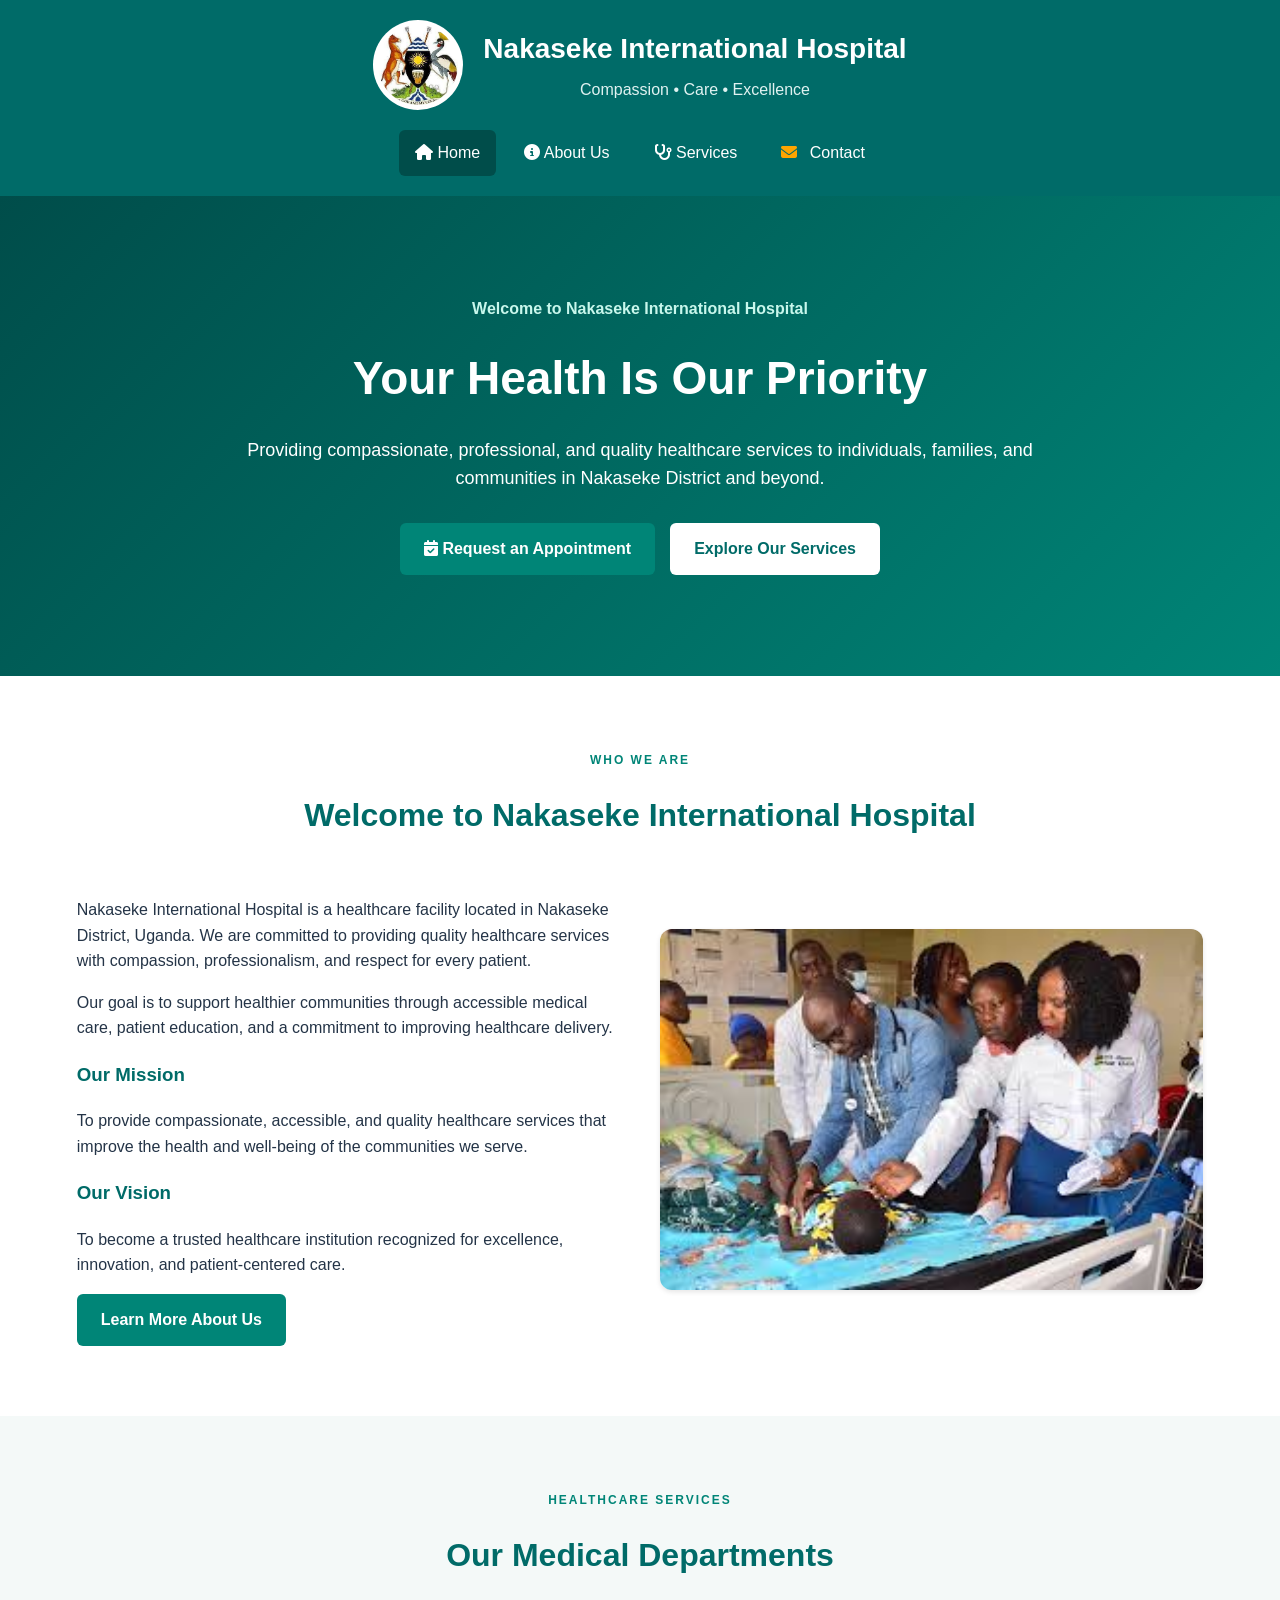
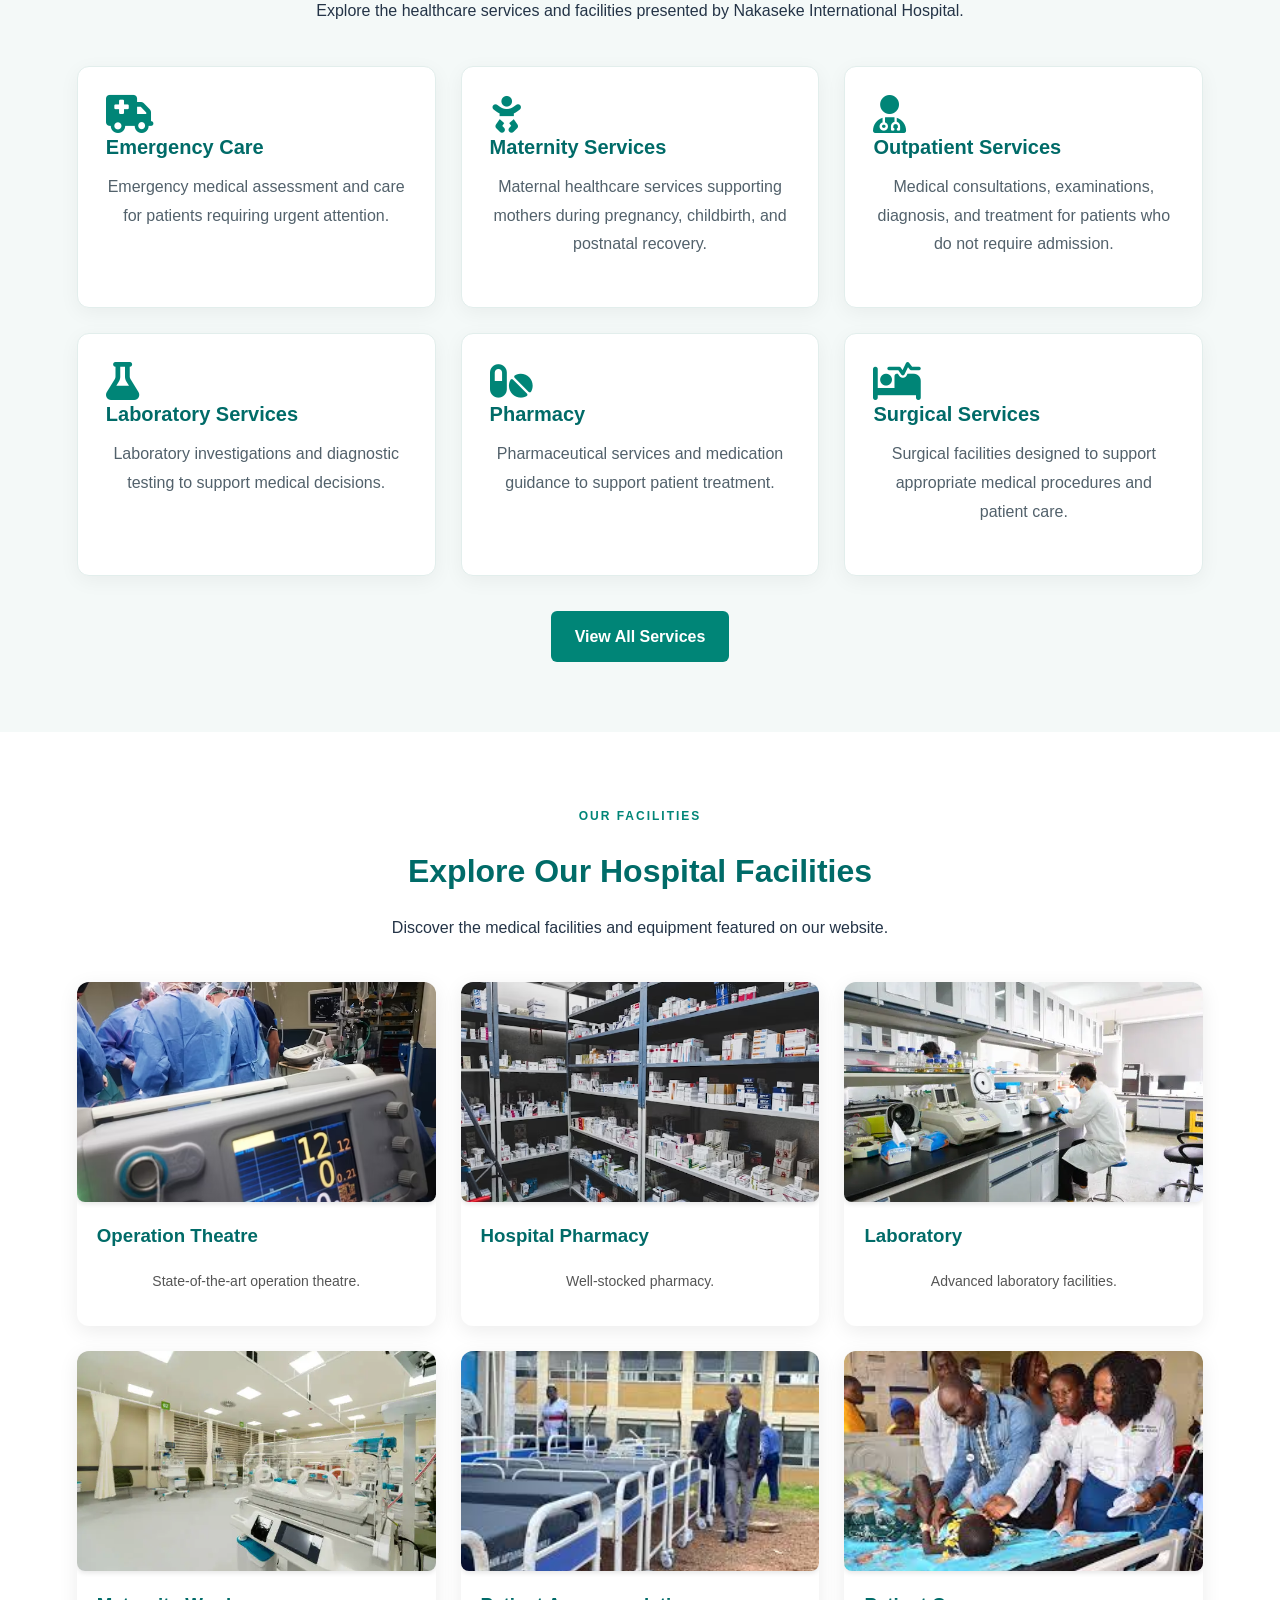
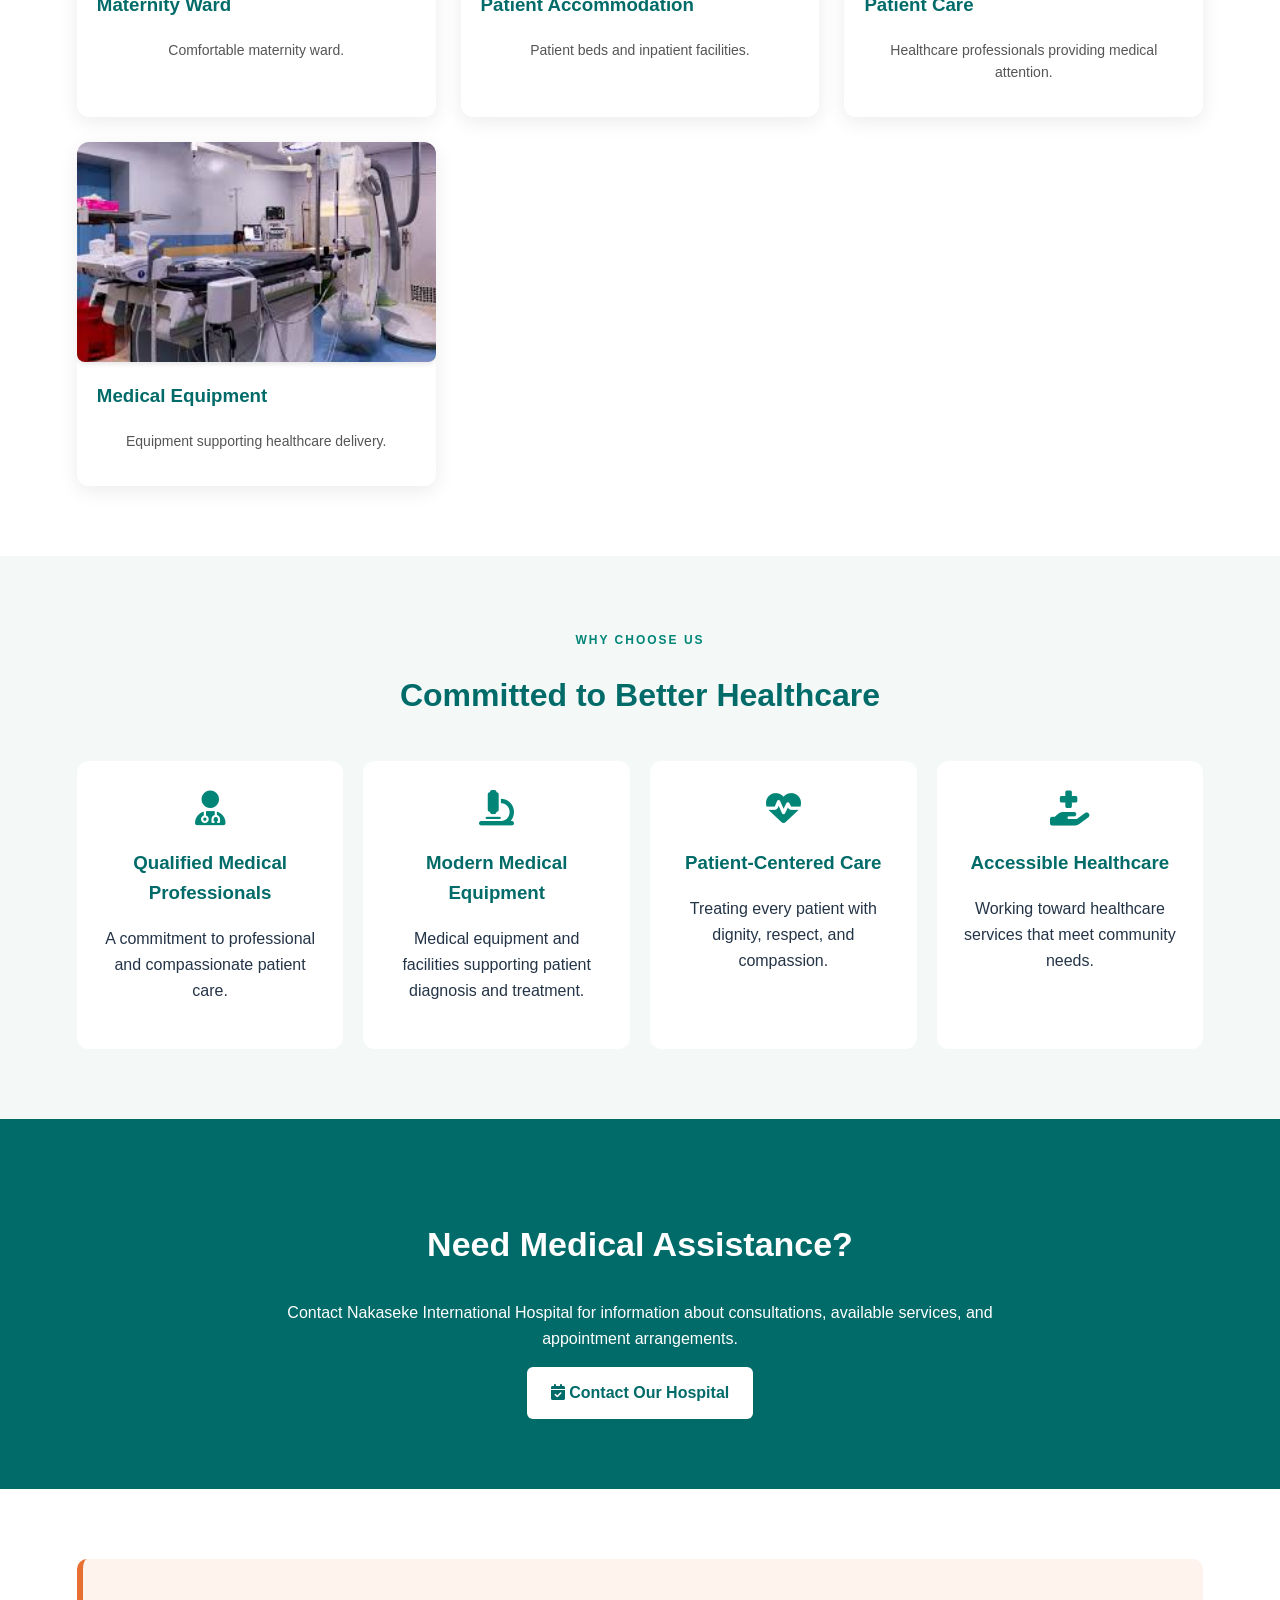
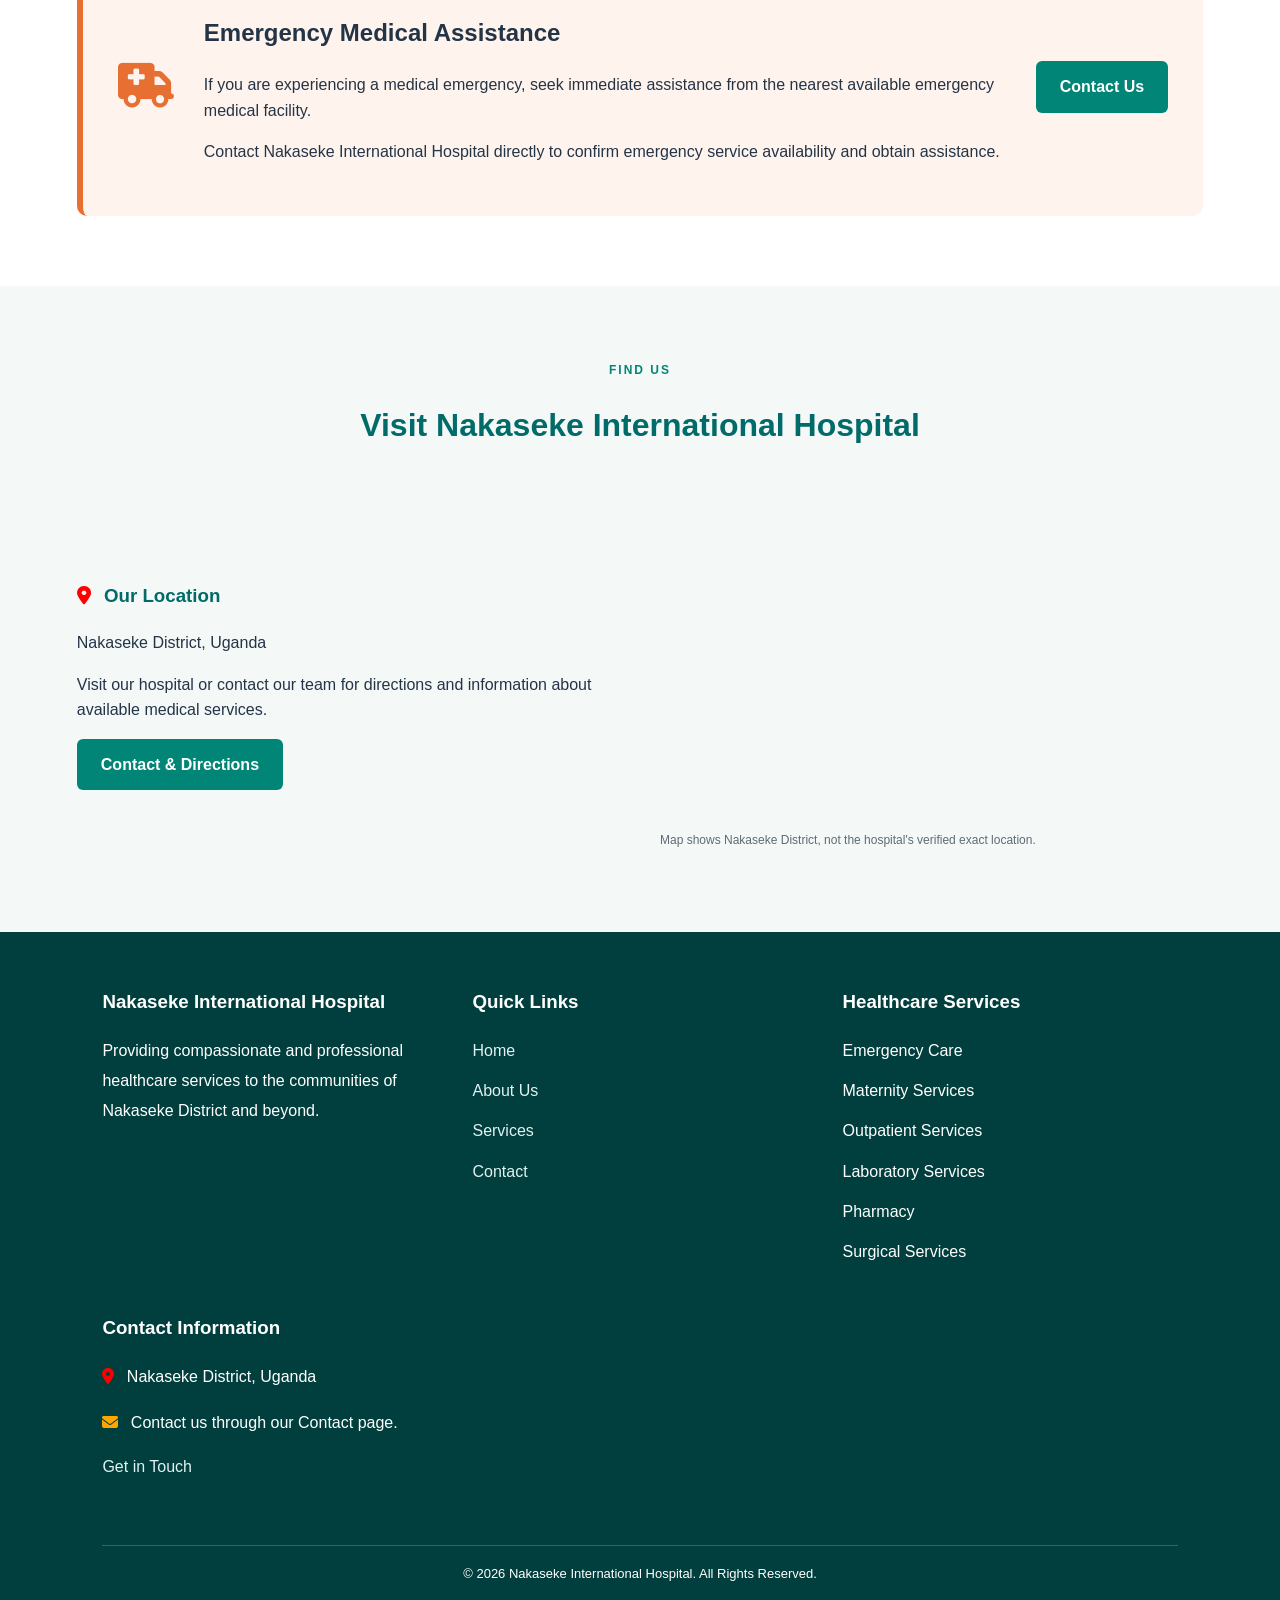
<file: index.html>
<!DOCTYPE html>
<html lang="en">

<head>
    <meta charset="UTF-8">
    <meta name="viewport" content="width=device-width, initial-scale=1.0">

    <meta name="description"
          content="Nakaseke International Hospital - Providing compassionate healthcare services in Nakaseke District, Uganda.">

    <title>Home | Nakaseke International Hospital</title>

    <link rel="stylesheet" href="style.css">

    <link rel="stylesheet"
          href="https://cdnjs.cloudflare.com/ajax/libs/font-awesome/6.6.0/css/all.min.css">
</head>

<body>

    <!-- ================= HEADER ================= -->

    <header class="site-header">

        <div class="hospital-brand">

            <img src="logo.jpg.jpg"
                 alt="Nakaseke International Hospital Logo"
                 class="hospital-logo">

            <div class="hospital-title">
                <h1>Nakaseke International Hospital</h1>
                <p>Compassion • Care • Excellence</p>
            </div>

        </div>

        <nav class="main-nav" aria-label="Main navigation">

            <a href="index.html" class="active">
                <i class="fa-solid fa-house"></i> Home
            </a>

            <a href="about.html">
                <i class="fa-solid fa-circle-info"></i> About Us
            </a>

            <a href="services.html">
                <i class="fa-solid fa-stethoscope"></i> Services
            </a>

            <a href="contact.html">
                <i class="fa-solid fa-envelope"></i> Contact
            </a>

        </nav>

    </header>


    <!-- ================= HERO SECTION ================= -->

    <section class="hero">

        <div class="hero-content">

            <span class="hero-label">
                Welcome to Nakaseke International Hospital
            </span>

            <h2>
                Your Health Is Our Priority
            </h2>

            <p>
                Providing compassionate, professional, and
                quality healthcare services to individuals,
                families, and communities in Nakaseke District
                and beyond.
            </p>

            <div class="hero-buttons">

                <a href="contact.html" class="btn btn-primary">
                    <i class="fa-solid fa-calendar-check"></i>
                    Request an Appointment
                </a>

                <a href="services.html" class="btn btn-secondary">
                    Explore Our Services
                </a>

            </div>

        </div>

    </section>


    <!-- ================= INTRODUCTION ================= -->

    <section class="section about-preview">

        <div class="section-heading">

            <span class="section-subtitle">
                WHO WE ARE
            </span>

            <h2>Welcome to Nakaseke International Hospital</h2>

        </div>

        <div class="about-content">

            <div class="about-text">

                <p>
                    Nakaseke International Hospital is a healthcare
                    facility located in Nakaseke District, Uganda.

                    We are committed to providing quality healthcare
                    services with compassion, professionalism,
                    and respect for every patient.
                </p>

                <p>
                    Our goal is to support healthier communities
                    through accessible medical care, patient
                    education, and a commitment to improving
                    healthcare delivery.
                </p>

                <h3>Our Mission</h3>

                <p>
                    To provide compassionate, accessible, and
                    quality healthcare services that improve
                    the health and well-being of the communities
                    we serve.
                </p>

                <h3>Our Vision</h3>

                <p>
                    To become a trusted healthcare institution
                    recognized for excellence, innovation,
                    and patient-centered care.
                </p>

                <a href="about.html" class="btn btn-primary">
                    Learn More About Us
                </a>

            </div>

            <div class="about-image">

                <img src="treatment.jpg"
                     alt="Healthcare professionals providing patient care"
                     loading="lazy">

            </div>

        </div>

    </section>


    <!-- ================= SERVICES ================= -->

    <section class="section services-section">

        <div class="section-heading">

            <span class="section-subtitle">
                HEALTHCARE SERVICES
            </span>

            <h2>Our Medical Departments</h2>

            <p>
                Explore the healthcare services and facilities
                presented by Nakaseke International Hospital.
            </p>

        </div>

        <div class="services-grid">

            <div class="service-card">

                <i class="fa-solid fa-truck-medical"></i>

                <h3>Emergency Care</h3>

                <p>
                    Emergency medical assessment and care
                    for patients requiring urgent attention.
                </p>

            </div>

            <div class="service-card">

                <i class="fa-solid fa-baby"></i>

                <h3>Maternity Services</h3>

                <p>
                    Maternal healthcare services supporting
                    mothers during pregnancy, childbirth,
                    and postnatal recovery.
                </p>

            </div>

            <div class="service-card">

                <i class="fa-solid fa-user-doctor"></i>

                <h3>Outpatient Services</h3>

                <p>
                    Medical consultations, examinations,
                    diagnosis, and treatment for patients
                    who do not require admission.
                </p>

            </div>

            <div class="service-card">

                <i class="fa-solid fa-flask"></i>

                <h3>Laboratory Services</h3>

                <p>
                    Laboratory investigations and diagnostic
                    testing to support medical decisions.
                </p>

            </div>

            <div class="service-card">

                <i class="fa-solid fa-pills"></i>

                <h3>Pharmacy</h3>

                <p>
                    Pharmaceutical services and medication
                    guidance to support patient treatment.
                </p>

            </div>

            <div class="service-card">

                <i class="fa-solid fa-bed-pulse"></i>

                <h3>Surgical Services</h3>

                <p>
                    Surgical facilities designed to support
                    appropriate medical procedures and
                    patient care.
                </p>

            </div>

        </div>

        <div class="section-action">

            <a href="services.html" class="btn btn-primary">
                View All Services
            </a>

        </div>

    </section>


    <!-- ================= HOSPITAL FACILITIES ================= -->

    <section class="section facilities-section">

        <div class="section-heading">

            <span class="section-subtitle">
                OUR FACILITIES
            </span>

            <h2>Explore Our Hospital Facilities</h2>

            <p>
                Discover the medical facilities and equipment
                featured on our website.
            </p>

        </div>

        <div class="photos">

            <div class="photo">

                <img src="theatre.avif"
                     alt="Hospital operation theatre"
                     loading="lazy">

                <h3>Operation Theatre</h3>

                <p>
                    State-of-the-art operation theatre.
                </p>

            </div>


            <div class="photo">

                <img src="phAR.avif"
                     alt="Hospital pharmacy"
                     loading="lazy">

                <h3>Hospital Pharmacy</h3>

                <p>
                    Well-stocked pharmacy.
                </p>

            </div>


            <div class="photo">

                <img src="lab.webp"
                     alt="Hospital laboratory"
                     loading="lazy">

                <h3>Laboratory</h3>

                <p>
                    Advanced laboratory facilities.
                </p>

            </div>


            <div class="photo">

                <img src="maternity ward.webp"
                     alt="Hospital maternity ward"
                     loading="lazy">

                <h3>Maternity Ward</h3>

                <p>
                    Comfortable maternity ward.
                </p>

            </div>


            <div class="photo">

                <img src="beds.jpg"
                     alt="Hospital patient beds"
                     loading="lazy">

                <h3>Patient Accommodation</h3>

                <p>
                    Patient beds and inpatient facilities.
                </p>

            </div>


            <div class="photo">

                <img src="treatment.jpg"
                     alt="Healthcare professionals attending to a patient"
                     loading="lazy">

                <h3>Patient Care</h3>

                <p>
                    Healthcare professionals providing
                    medical attention.
                </p>

            </div>


            <div class="photo">

                <img src="equipment.jpg"
                     alt="Hospital medical equipment"
                     loading="lazy">

                <h3>Medical Equipment</h3>

                <p>
                    Equipment supporting healthcare delivery.
                </p>

            </div>

        </div>

    </section>


    <!-- ================= WHY CHOOSE US ================= -->

    <section class="section why-choose-us">

        <div class="section-heading">

            <span class="section-subtitle">
                WHY CHOOSE US
            </span>

            <h2>Committed to Better Healthcare</h2>

        </div>

        <div class="features-grid">

            <div class="feature-card">

                <i class="fa-solid fa-user-doctor"></i>

                <h3>Qualified Medical Professionals</h3>

                <p>
                    A commitment to professional
                    and compassionate patient care.
                </p>

            </div>


            <div class="feature-card">

                <i class="fa-solid fa-microscope"></i>

                <h3>Modern Medical Equipment</h3>

                <p>
                    Medical equipment and facilities
                    supporting patient diagnosis
                    and treatment.
                </p>

            </div>


            <div class="feature-card">

                <i class="fa-solid fa-heart-pulse"></i>

                <h3>Patient-Centered Care</h3>

                <p>
                    Treating every patient with
                    dignity, respect, and compassion.
                </p>

            </div>


            <div class="feature-card">

                <i class="fa-solid fa-hand-holding-medical"></i>

                <h3>Accessible Healthcare</h3>

                <p>
                    Working toward healthcare services
                    that meet community needs.
                </p>

            </div>

        </div>

    </section>


    <!-- ================= APPOINTMENT SECTION ================= -->

    <section class="appointment-section">

        <div class="appointment-content">

            <h2>Need Medical Assistance?</h2>

            <p>
                Contact Nakaseke International Hospital
                for information about consultations,
                available services, and appointment arrangements.
            </p>

            <a href="contact.html" class="btn btn-light">

                <i class="fa-solid fa-calendar-check"></i>

                Contact Our Hospital

            </a>

        </div>

    </section>


    <!-- ================= EMERGENCY INFORMATION ================= -->

    <section class="section emergency-section">

        <div class="emergency-box">

            <div class="emergency-icon">

                <i class="fa-solid fa-truck-medical"></i>

            </div>

            <div class="emergency-text">

                <h2>Emergency Medical Assistance</h2>

                <p>
                    If you are experiencing a medical emergency,
                    seek immediate assistance from the nearest
                    available emergency medical facility.
                </p>

                <p>
                    Contact Nakaseke International Hospital
                    directly to confirm emergency service
                    availability and obtain assistance.
                </p>

            </div>

            <a href="contact.html" class="btn btn-primary">
                Contact Us
            </a>

        </div>

    </section>


    <!-- ================= LOCATION ================= -->

    <section class="section location-section">

        <div class="section-heading">

            <span class="section-subtitle">
                FIND US
            </span>

            <h2>Visit Nakaseke International Hospital</h2>

        </div>

        <div class="location-content">

            <div class="location-info">

                <h3>
                    <i class="fa-solid fa-location-dot"></i>
                    Our Location
                </h3>

                <p>
                    Nakaseke District, Uganda
                </p>

                <p>
                    Visit our hospital or contact our
                    team for directions and information
                    about available medical services.
                </p>

                <a href="contact.html" class="btn btn-primary">
                    Contact & Directions
                </a>

            </div>

            <div class="location-map">

                <iframe
                    title="Map of Nakaseke District, Uganda"
                    src="https://www.google.com/maps?q=Nakaseke%20District%2C%20Uganda&output=embed"
                    width="100%"
                    height="320"
                    style="border:0;"
                    loading="lazy"
                    referrerpolicy="no-referrer-when-downgrade">
                </iframe>

                <p class="map-note">
                    Map shows Nakaseke District, not the hospital's
                    verified exact location.
                </p>

            </div>

        </div>

    </section>


    <!-- ================= FOOTER ================= -->

    <footer class="site-footer">

        <div class="footer-container">

            <div class="footer-column">

                <h3>Nakaseke International Hospital</h3>

                <p>
                    Providing compassionate and professional
                    healthcare services to the communities
                    of Nakaseke District and beyond.
                </p>

            </div>


            <div class="footer-column">

                <h3>Quick Links</h3>

                <ul>

                    <li>
                        <a href="index.html">Home</a>
                    </li>

                    <li>
                        <a href="about.html">About Us</a>
                    </li>

                    <li>
                        <a href="services.html">Services</a>
                    </li>

                    <li>
                        <a href="contact.html">Contact</a>
                    </li>

                </ul>

            </div>


            <div class="footer-column">

                <h3>Healthcare Services</h3>

                <ul>

                    <li>Emergency Care</li>
                    <li>Maternity Services</li>
                    <li>Outpatient Services</li>
                    <li>Laboratory Services</li>
                    <li>Pharmacy</li>
                    <li>Surgical Services</li>

                </ul>

            </div>


            <div class="footer-column">

                <h3>Contact Information</h3>

                <p>
                    <i class="fa-solid fa-location-dot"></i>
                    Nakaseke District, Uganda
                </p>

                <p>
                    <i class="fa-solid fa-envelope"></i>
                    Contact us through our Contact page.
                </p>

                <a href="contact.html">
                    Get in Touch
                </a>

            </div>

        </div>


        <div class="footer-bottom">

            <p>
                &copy; <span id="currentYear"></span>
                Nakaseke International Hospital.
                All Rights Reserved.
            </p>

        </div>

    </footer>


    <!-- ================= JAVASCRIPT ================= -->

    <script>
        document.getElementById("currentYear").textContent =
            new Date().getFullYear();
    </script>

</body>
</html>
</file>
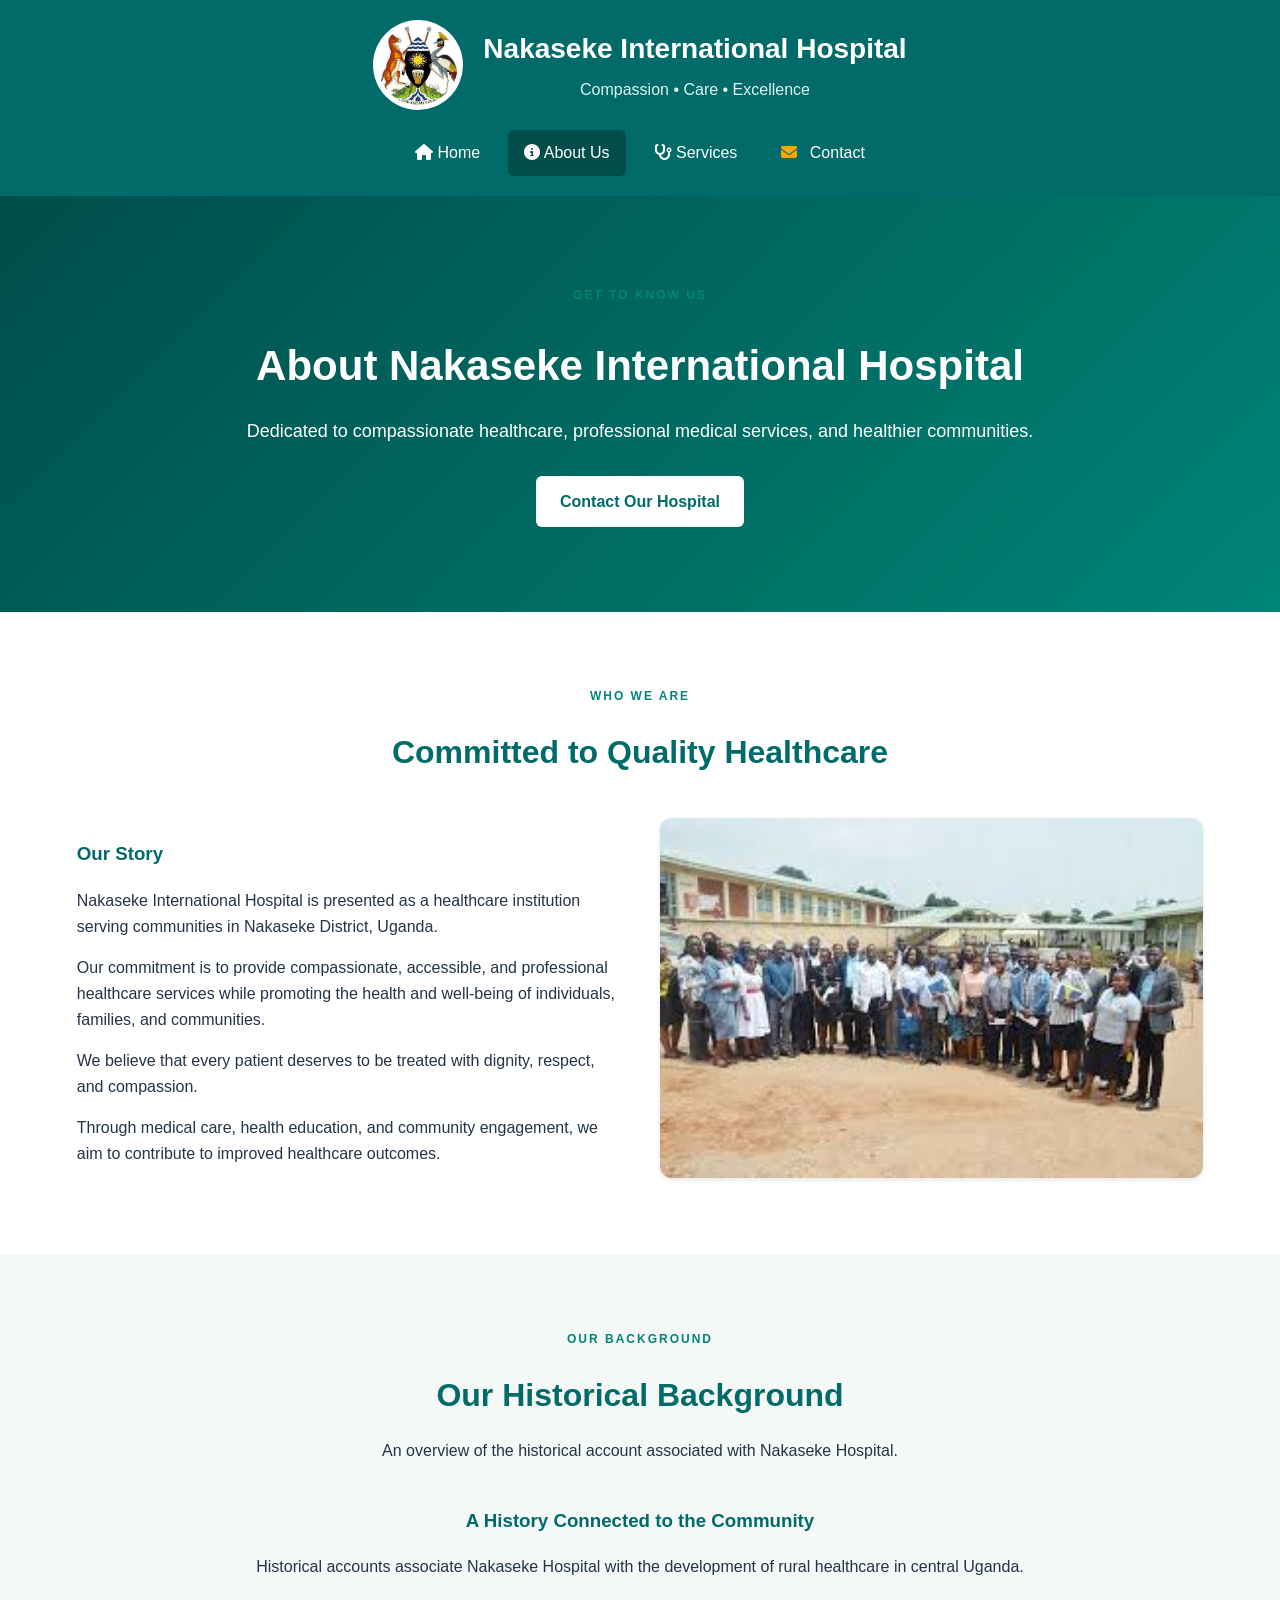
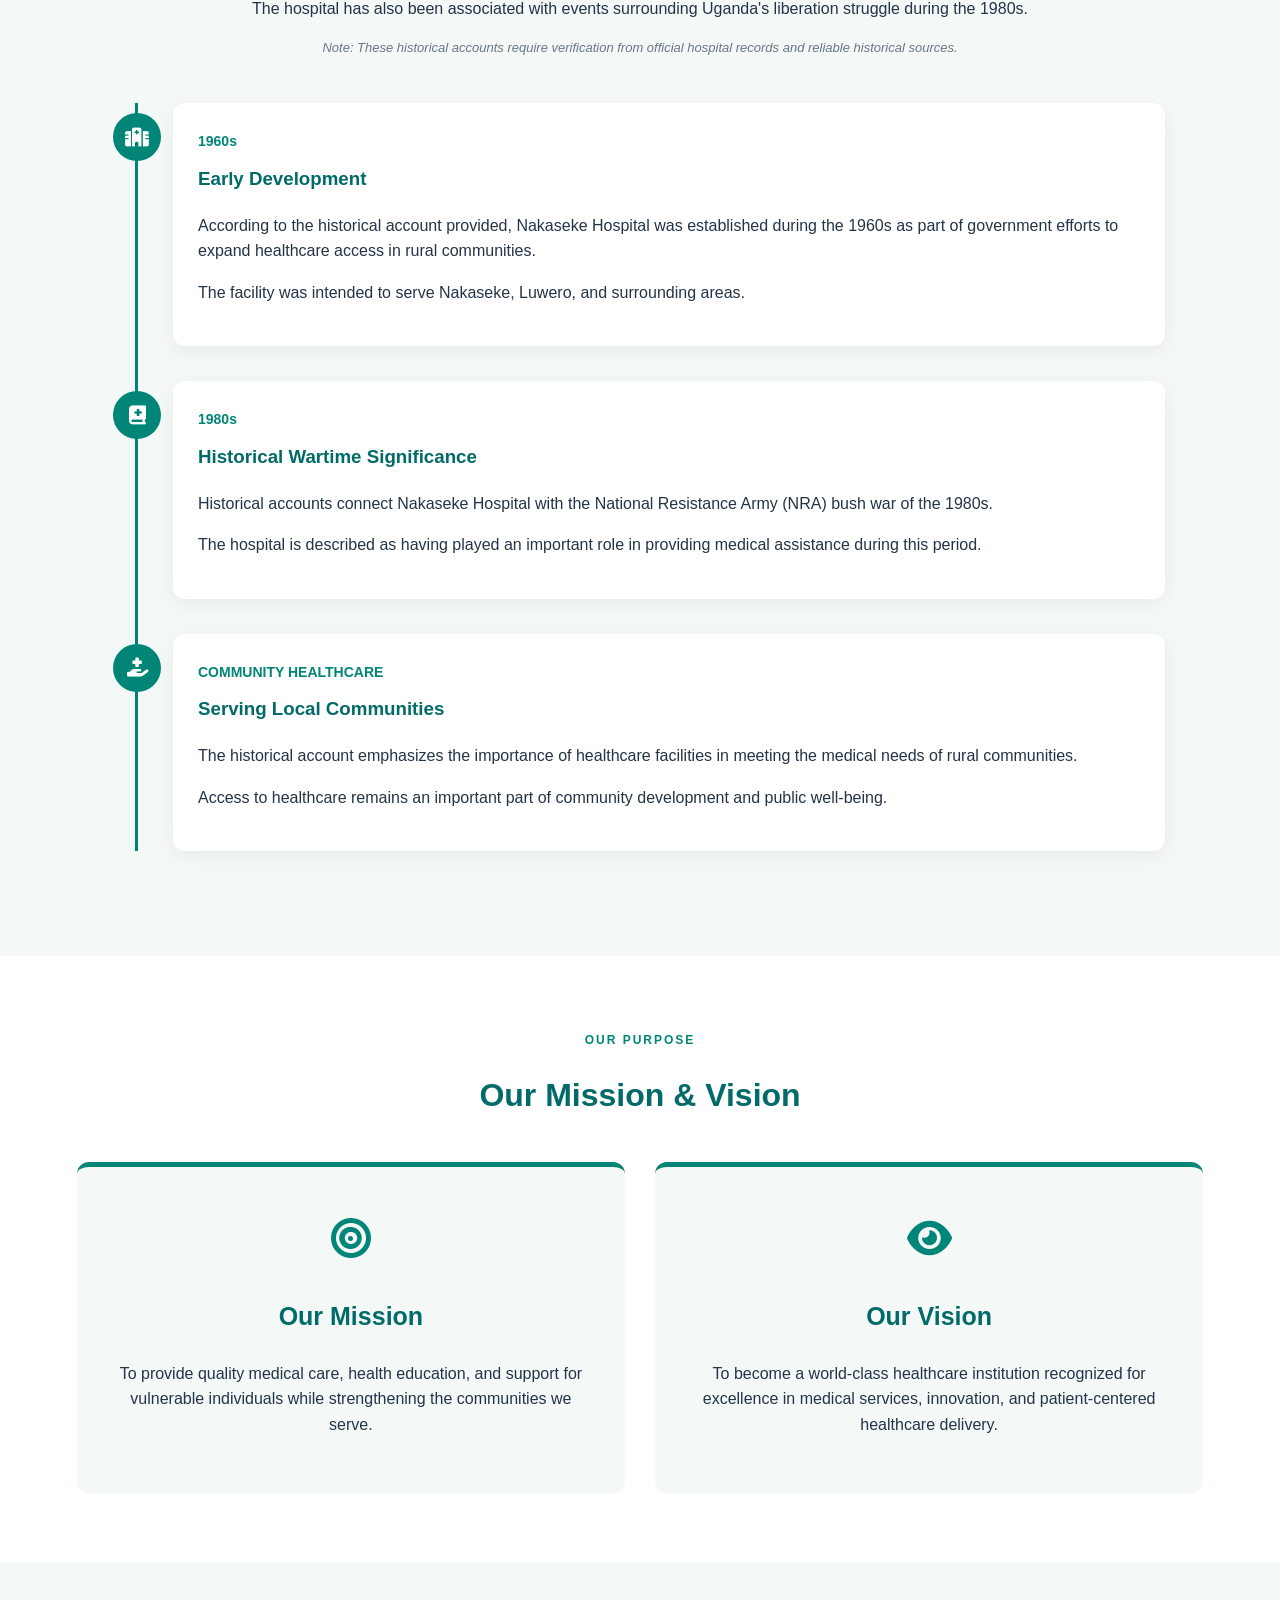
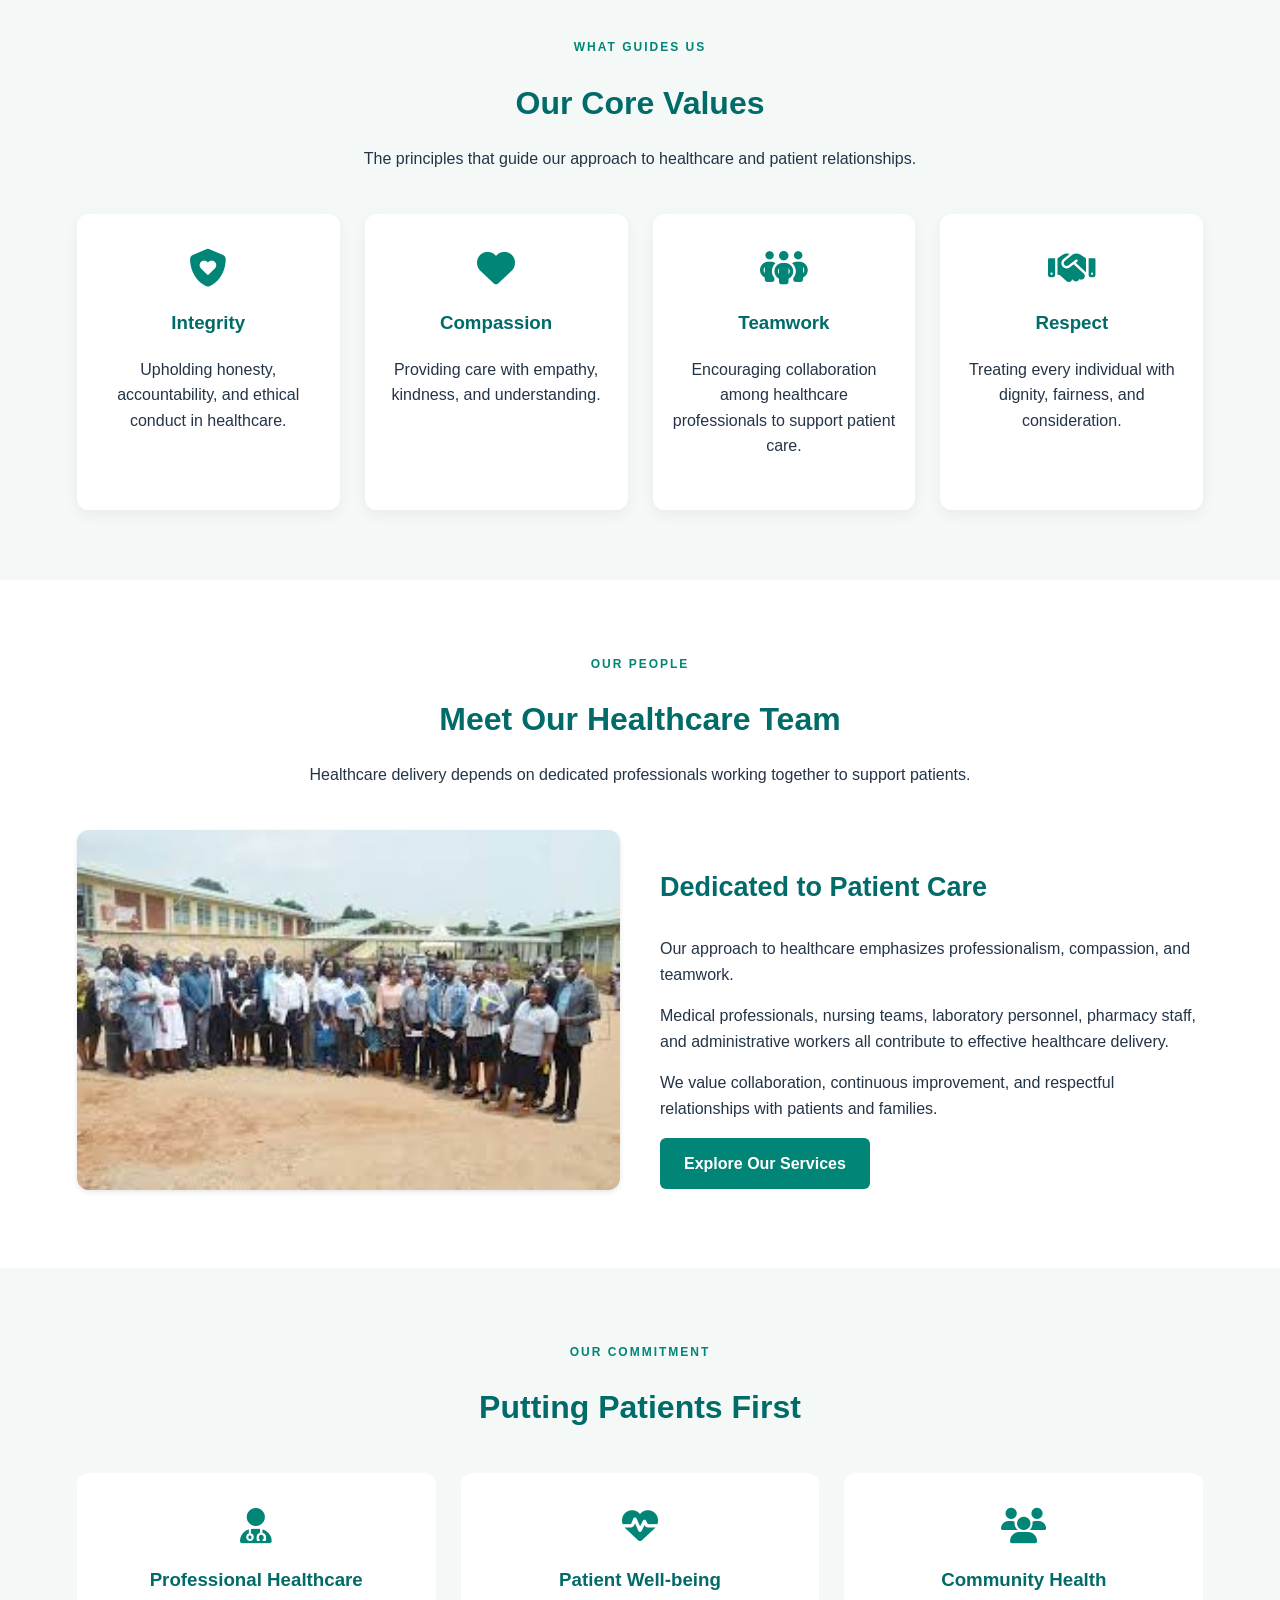
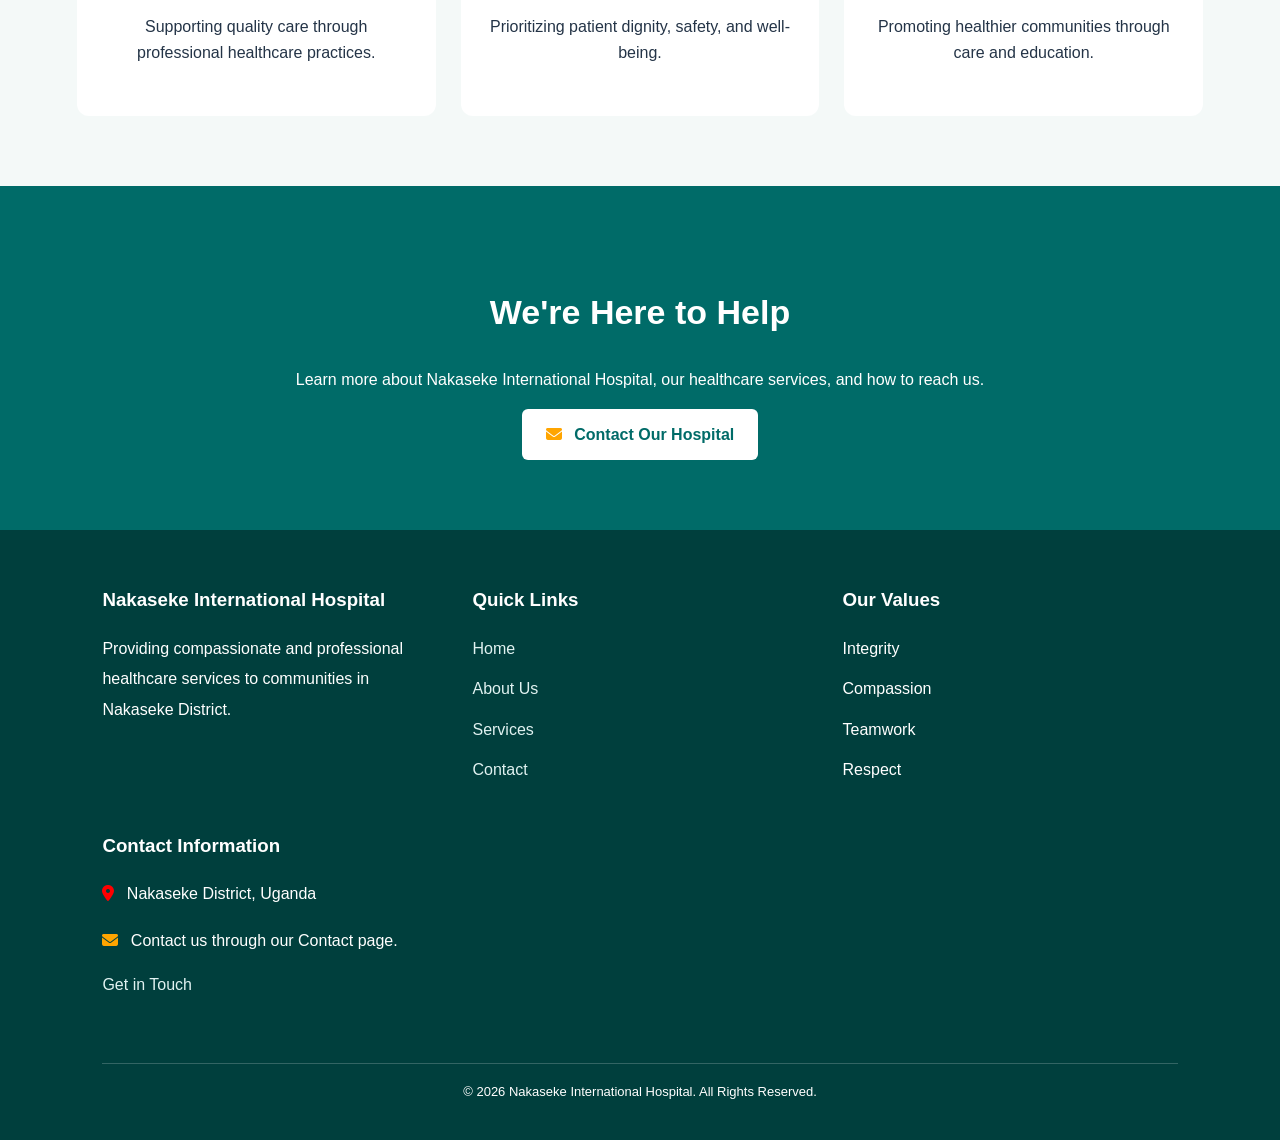
<file: about.html>
<!DOCTYPE html>
<html lang="en">

<head>
    <meta charset="UTF-8">

    <meta name="viewport"
          content="width=device-width, initial-scale=1.0">

    <meta name="description"
          content="Learn about Nakaseke International Hospital, our history, mission, vision, values and commitment to healthcare in Uganda.">

    <title>About Us | Nakaseke International Hospital</title>

    <link rel="stylesheet" href="style.css">

    <link rel="stylesheet"
          href="https://cdnjs.cloudflare.com/ajax/libs/font-awesome/6.6.0/css/all.min.css">
</head>

<body>

    <!-- =====================================
         UNIFIED HOSPITAL HEADER
    ====================================== -->

    <header class="site-header">

        <div class="hospital-brand">

            <img
                src="logo.jpg.jpg"
                alt="Nakaseke International Hospital Logo"
                class="hospital-logo"
            >

            <div class="hospital-title">

                <h1>Nakaseke International Hospital</h1>

                <p>Compassion • Care • Excellence</p>

            </div>

        </div>

        <nav class="main-nav" aria-label="Main navigation">

            <a href="index.html">
                <i class="fa-solid fa-house"></i>
                Home
            </a>

            <a href="about.html" class="active" aria-current="page">
                <i class="fa-solid fa-circle-info"></i>
                About Us
            </a>

            <a href="services.html">
                <i class="fa-solid fa-stethoscope"></i>
                Services
            </a>

            <a href="contact.html">
                <i class="fa-solid fa-envelope"></i>
                Contact
            </a>

        </nav>

    </header>


    <main>

        <!-- ====================================
             ABOUT PAGE INTRODUCTION
        ====================================== -->

        <section class="about-hero">

            <div class="about-hero-content">

                <span class="section-subtitle">
                    GET TO KNOW US
                </span>

                <h2>About Nakaseke International Hospital</h2>

                <p>
                    Dedicated to compassionate healthcare,
                    professional medical services, and
                    healthier communities.
                </p>

                <a href="contact.html" class="btn btn-secondary">
                    Contact Our Hospital
                </a>

            </div>

        </section>


        <!-- =====================================
             WHO WE ARE
        ====================================== -->

        <section class="section about-introduction">

            <div class="section-heading">

                <span class="section-subtitle">
                    WHO WE ARE
                </span>

                <h2>Committed to Quality Healthcare</h2>

            </div>

            <div class="about-content">

                <div class="about-text">

                    <h3>Our Story</h3>

                    <p>
                        Nakaseke International Hospital is
                        presented as a healthcare institution
                        serving communities in Nakaseke
                        District, Uganda.
                    </p>

                    <p>
                        Our commitment is to provide
                        compassionate, accessible, and
                        professional healthcare services
                        while promoting the health and
                        well-being of individuals,
                        families, and communities.
                    </p>

                    <p>
                        We believe that every patient
                        deserves to be treated with
                        dignity, respect, and compassion.
                    </p>

                    <p>
                        Through medical care, health
                        education, and community engagement,
                        we aim to contribute to improved
                        healthcare outcomes.
                    </p>

                </div>

                <div class="about-image">

                    <img
                        src="staff.jpg"
                        alt="Hospital staff members"
                        loading="lazy"
                    >

                </div>

            </div>

        </section>


        <!-- =====================================
             HOSPITAL HISTORY
        ====================================== -->

        <section class="section hospital-history">

            <div class="section-heading">

                <span class="section-subtitle">
                    OUR BACKGROUND
                </span>

                <h2>Our Historical Background</h2>

                <p>
                    An overview of the historical account
                    associated with Nakaseke Hospital.
                </p>

            </div>

            <div class="history-container">

                <div class="history-intro">

                    <h3>A History Connected to the Community</h3>

                    <p>
                        Historical accounts associate
                        Nakaseke Hospital with the
                        development of rural healthcare
                        in central Uganda.
                    </p>

                    <p>
                        The hospital has also been associated
                        with events surrounding Uganda's
                        liberation struggle during the 1980s.
                    </p>

                    <p class="history-note">
                        Note: These historical accounts
                        require verification from official
                        hospital records and reliable
                        historical sources.
                    </p>

                </div>


                <div class="history-timeline">

                    <!-- 1960s -->

                    <div class="timeline-item">

                        <div class="timeline-icon">
                            <i class="fa-solid fa-hospital"></i>
                        </div>

                        <div class="timeline-content">

                            <span class="timeline-date">
                                1960s
                            </span>

                            <h3>Early Development</h3>

                            <p>
                                According to the historical
                                account provided, Nakaseke
                                Hospital was established
                                during the 1960s as part
                                of government efforts to
                                expand healthcare access
                                in rural communities.
                            </p>

                            <p>
                                The facility was intended
                                to serve Nakaseke, Luwero,
                                and surrounding areas.
                            </p>

                        </div>

                    </div>


                    <!-- 1980s -->

                    <div class="timeline-item">

                        <div class="timeline-icon">
                            <i class="fa-solid fa-book-medical"></i>
                        </div>

                        <div class="timeline-content">

                            <span class="timeline-date">
                                1980s
                            </span>

                            <h3>Historical Wartime Significance</h3>

                            <p>
                                Historical accounts connect
                                Nakaseke Hospital with the
                                National Resistance Army
                                (NRA) bush war of the 1980s.
                            </p>

                            <p>
                                The hospital is described
                                as having played an important
                                role in providing medical
                                assistance during this period.
                            </p>

                        </div>

                    </div>


                    <!-- COMMUNITY HEALTHCARE -->

                    <div class="timeline-item">

                        <div class="timeline-icon">
                            <i class="fa-solid fa-hand-holding-medical"></i>
                        </div>

                        <div class="timeline-content">

                            <span class="timeline-date">
                                COMMUNITY HEALTHCARE
                            </span>

                            <h3>Serving Local Communities</h3>

                            <p>
                                The historical account
                                emphasizes the importance
                                of healthcare facilities
                                in meeting the medical
                                needs of rural communities.
                            </p>

                            <p>
                                Access to healthcare
                                remains an important part
                                of community development
                                and public well-being.
                            </p>

                        </div>

                    </div>

                </div>

            </div>

        </section>


        <!-- =====================================
             MISSION AND VISION
        ====================================== -->

        <section class="section mission-vision-section">

            <div class="section-heading">

                <span class="section-subtitle">
                    OUR PURPOSE
                </span>

                <h2>Our Mission & Vision</h2>

            </div>

            <div class="mission-vision-grid">

                <div class="mission-card">

                    <div class="mission-icon">

                        <i class="fa-solid fa-bullseye"></i>

                    </div>

                    <h3>Our Mission</h3>

                    <p>
                        To provide quality medical care,
                        health education, and support
                        for vulnerable individuals
                        while strengthening the
                        communities we serve.
                    </p>

                </div>


                <div class="vision-card">

                    <div class="mission-icon">

                        <i class="fa-solid fa-eye"></i>

                    </div>

                    <h3>Our Vision</h3>

                    <p>
                        To become a world-class healthcare
                        institution recognized for
                        excellence in medical services,
                        innovation, and patient-centered
                        healthcare delivery.
                    </p>

                </div>

            </div>

        </section>


        <!-- =====================================
             OUR CORE VALUES
        ====================================== -->

        <section class="section values-section">

            <div class="section-heading">

                <span class="section-subtitle">
                    WHAT GUIDES US
                </span>

                <h2>Our Core Values</h2>

                <p>
                    The principles that guide our
                    approach to healthcare and
                    patient relationships.
                </p>

            </div>

            <div class="values-grid">

                <div class="value-card">

                    <i class="fa-solid fa-shield-heart"></i>

                    <h3>Integrity</h3>

                    <p>
                        Upholding honesty, accountability,
                        and ethical conduct in healthcare.
                    </p>

                </div>


                <div class="value-card">

                    <i class="fa-solid fa-heart"></i>

                    <h3>Compassion</h3>

                    <p>
                        Providing care with empathy,
                        kindness, and understanding.
                    </p>

                </div>


                <div class="value-card">

                    <i class="fa-solid fa-people-group"></i>

                    <h3>Teamwork</h3>

                    <p>
                        Encouraging collaboration
                        among healthcare professionals
                        to support patient care.
                    </p>

                </div>


                <div class="value-card">

                    <i class="fa-solid fa-handshake"></i>

                    <h3>Respect</h3>

                    <p>
                        Treating every individual
                        with dignity, fairness,
                        and consideration.
                    </p>

                </div>

            </div>

        </section>


        <!-- =====================================
             OUR TEAM
        ====================================== -->

        <section class="section team-section">

            <div class="section-heading">

                <span class="section-subtitle">
                    OUR PEOPLE
                </span>

                <h2>Meet Our Healthcare Team</h2>

                <p>
                    Healthcare delivery depends on
                    dedicated professionals working
                    together to support patients.
                </p>

            </div>

            <div class="team-content">

                <div class="team-image">

                    <img
                        src="staff.jpg"
                        alt="Nakaseke Hospital staff"
                        loading="lazy"
                    >

                </div>

                <div class="team-description">

                    <h3>Dedicated to Patient Care</h3>

                    <p>
                        Our approach to healthcare
                        emphasizes professionalism,
                        compassion, and teamwork.
                    </p>

                    <p>
                        Medical professionals,
                        nursing teams, laboratory
                        personnel, pharmacy staff,
                        and administrative workers
                        all contribute to effective
                        healthcare delivery.
                    </p>

                    <p>
                        We value collaboration,
                        continuous improvement,
                        and respectful relationships
                        with patients and families.
                    </p>

                    <a href="services.html" class="btn btn-primary">
                        Explore Our Services
                    </a>

                </div>

            </div>

        </section>


        <!-- =====================================
             OUR COMMITMENT
        ====================================== -->

        <section class="section commitment-section">

            <div class="section-heading">

                <span class="section-subtitle">
                    OUR COMMITMENT
                </span>

                <h2>Putting Patients First</h2>

            </div>

            <div class="commitment-grid">

                <div class="commitment-card">

                    <i class="fa-solid fa-user-doctor"></i>

                    <h3>Professional Healthcare</h3>

                    <p>
                        Supporting quality care
                        through professional
                        healthcare practices.
                    </p>

                </div>


                <div class="commitment-card">

                    <i class="fa-solid fa-heart-pulse"></i>

                    <h3>Patient Well-being</h3>

                    <p>
                        Prioritizing patient dignity,
                        safety, and well-being.
                    </p>

                </div>


                <div class="commitment-card">

                    <i class="fa-solid fa-users"></i>

                    <h3>Community Health</h3>

                    <p>
                        Promoting healthier communities
                        through care and education.
                    </p>

                </div>

            </div>

        </section>


        <!-- =====================================
             CONTACT CALL TO ACTION
        ====================================== -->

        <section class="appointment-section">

            <div class="appointment-content">

                <h2>We're Here to Help</h2>

                <p>
                    Learn more about Nakaseke
                    International Hospital,
                    our healthcare services,
                    and how to reach us.
                </p>

                <a href="contact.html" class="btn btn-light">

                    <i class="fa-solid fa-envelope"></i>

                    Contact Our Hospital

                </a>

            </div>

        </section>

    </main>


    <!-- =====================================
         UNIFIED FOOTER
    ====================================== -->

    <footer class="site-footer">

        <div class="footer-container">

            <div class="footer-column">

                <h3>Nakaseke International Hospital</h3>

                <p>
                    Providing compassionate
                    and professional healthcare
                    services to communities
                    in Nakaseke District.
                </p>

            </div>


            <div class="footer-column">

                <h3>Quick Links</h3>

                <ul>

                    <li>
                        <a href="index.html">Home</a>
                    </li>

                    <li>
                        <a href="about.html">About Us</a>
                    </li>

                    <li>
                        <a href="services.html">Services</a>
                    </li>

                    <li>
                        <a href="contact.html">Contact</a>
                    </li>

                </ul>

            </div>


            <div class="footer-column">

                <h3>Our Values</h3>

                <ul>

                    <li>Integrity</li>
                    <li>Compassion</li>
                    <li>Teamwork</li>
                    <li>Respect</li>

                </ul>

            </div>


            <div class="footer-column">

                <h3>Contact Information</h3>

                <p>
                    <i class="fa-solid fa-location-dot"></i>
                    Nakaseke District, Uganda
                </p>

                <p>
                    <i class="fa-solid fa-envelope"></i>
                    Contact us through our Contact page.
                </p>

                <a href="contact.html">
                    Get in Touch
                </a>

            </div>

        </div>


        <div class="footer-bottom">

            <p>
                &copy;
                <span id="currentYear"></span>
                Nakaseke International Hospital.
                All Rights Reserved.
            </p>

        </div>

    </footer>


    <script>
        document.getElementById("currentYear").textContent =
            new Date().getFullYear();
    </script>

</body>
</html>
</file>
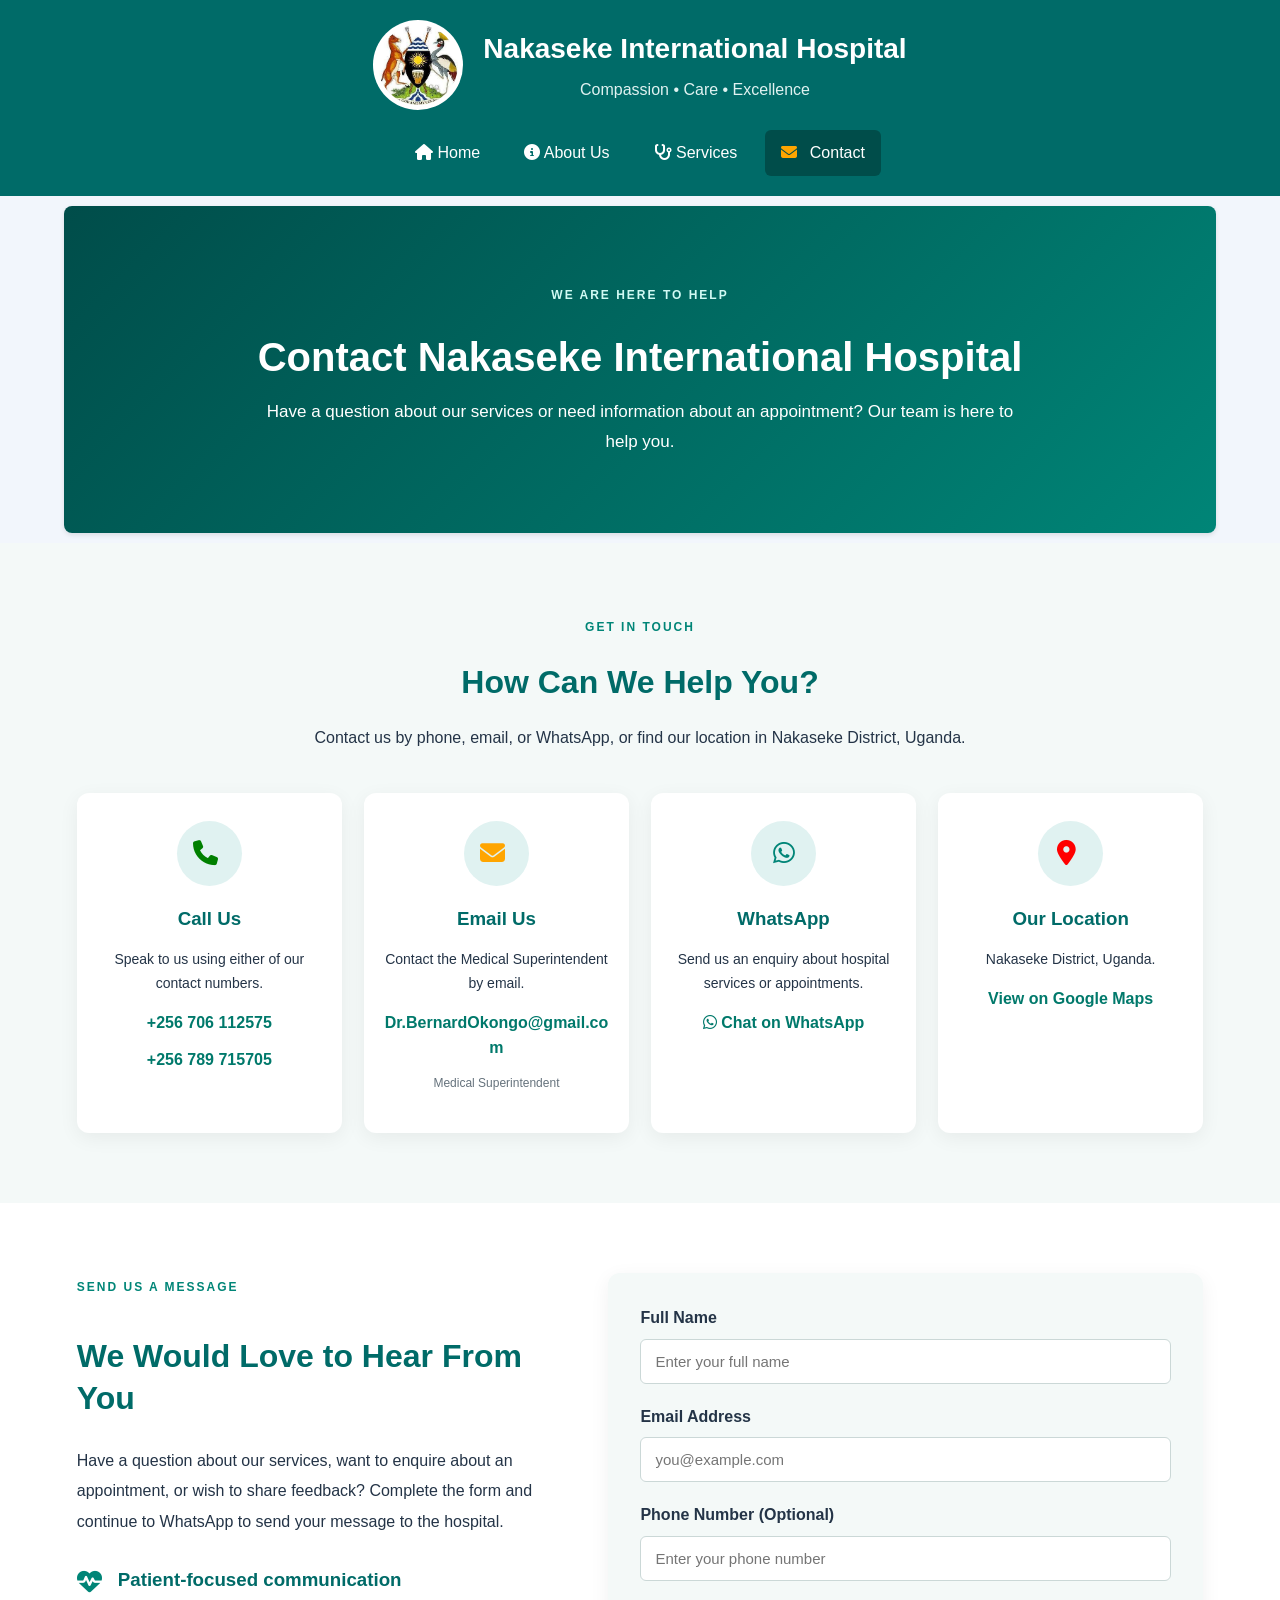
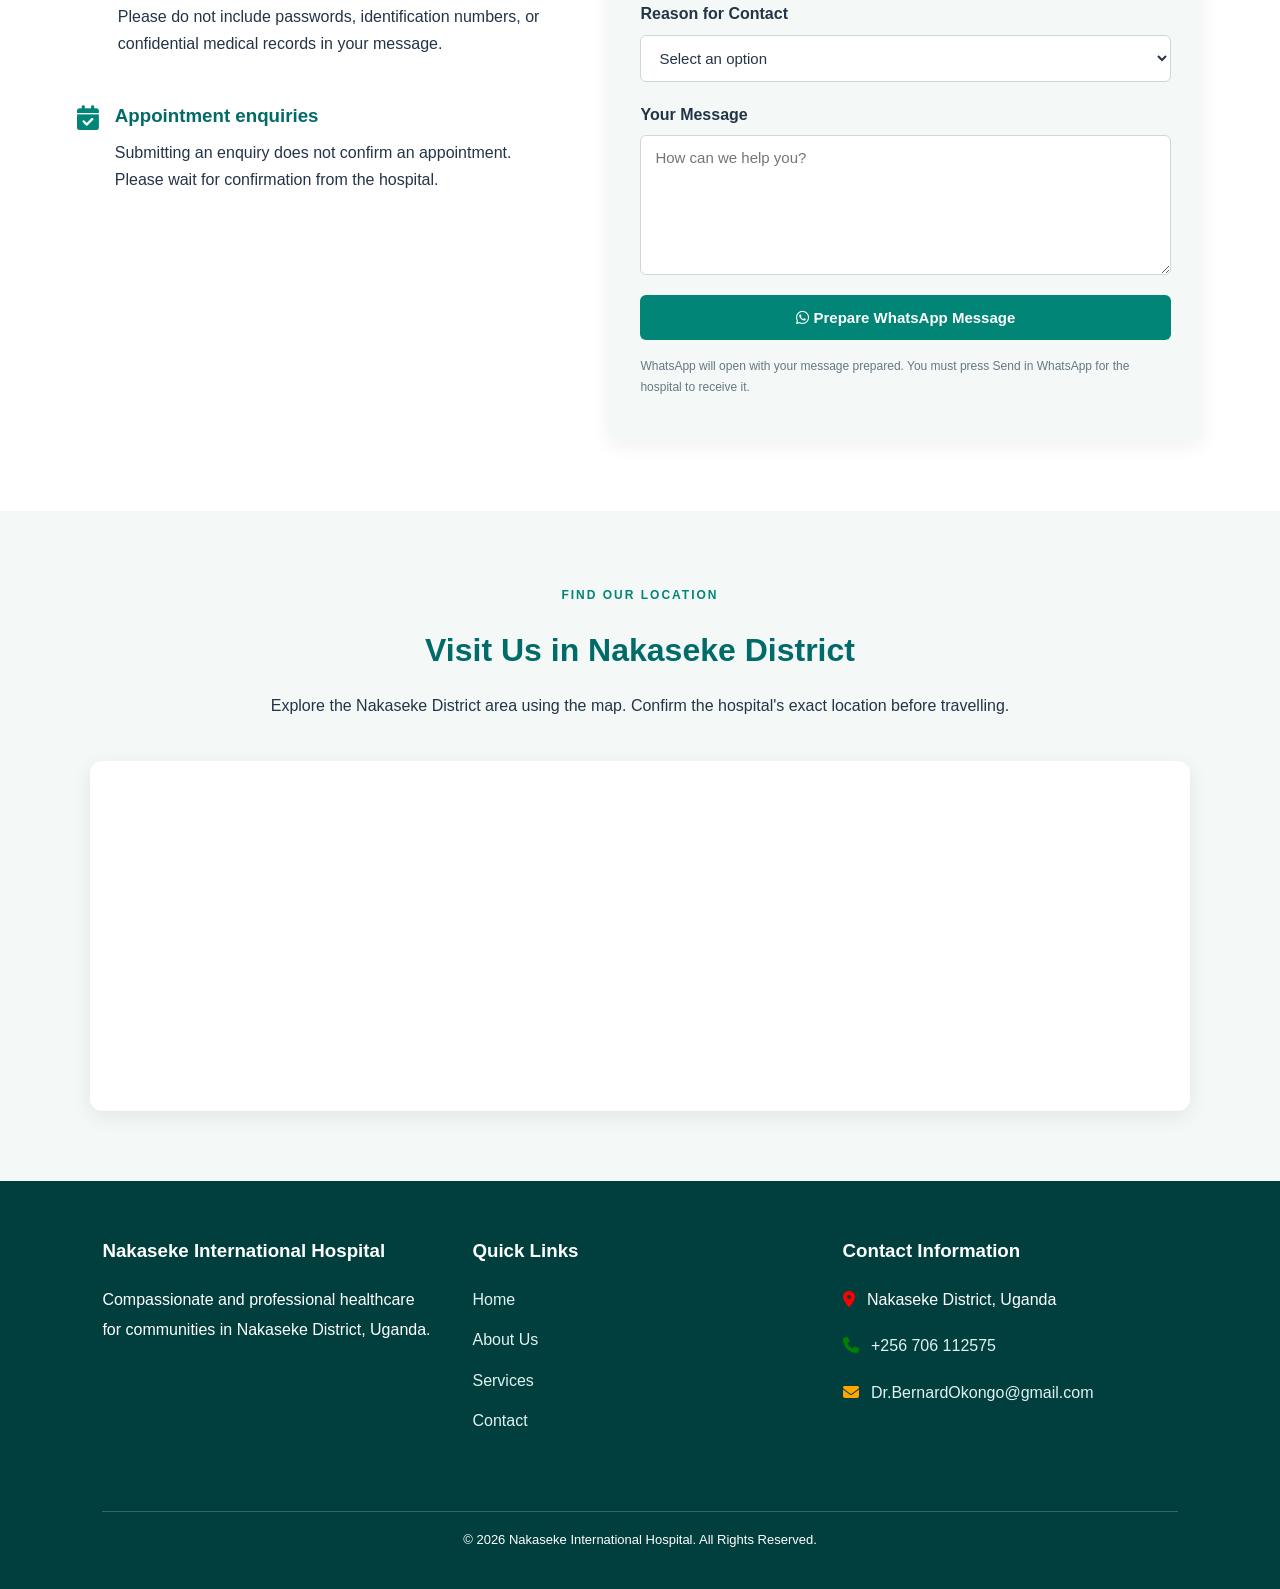
<file: contact.html>
<!DOCTYPE html>
<html lang="en">

<head>
    <meta charset="UTF-8">
    <meta name="viewport" content="width=device-width, initial-scale=1.0">

    <meta name="description"
          content="Contact Nakaseke International Hospital in Nakaseke District, Uganda, for healthcare information and appointment enquiries.">

    <title>Contact Us | Nakaseke International Hospital</title>

    <link rel="stylesheet" href="style.css">
    <link rel="stylesheet"
          href="https://cdnjs.cloudflare.com/ajax/libs/font-awesome/6.6.0/css/all.min.css">
</head>

<body>

    <!-- HEADER -->
    <header class="site-header">

        <div class="hospital-brand">

            <img
                src="logo.jpg.jpg"
                alt="Nakaseke International Hospital logo"
                class="hospital-logo"
            >

            <div class="hospital-title">
                <h1>Nakaseke International Hospital</h1>
                <p>Compassion • Care • Excellence</p>
            </div>

        </div>

        <nav class="main-nav" aria-label="Main navigation">

            <a href="index.html">
                <i class="fa-solid fa-house"></i> Home
            </a>

            <a href="about.html">
                <i class="fa-solid fa-circle-info"></i> About Us
            </a>

            <a href="services.html">
                <i class="fa-solid fa-stethoscope"></i> Services
            </a>

            <a href="contact.html" class="active" aria-current="page">
                <i class="fa-solid fa-envelope"></i> Contact
            </a>

        </nav>

    </header>


    <main>

        <!-- HERO SECTION -->
        <section class="contact-hero">

            <div class="contact-hero-content">

                <span class="section-subtitle">WE ARE HERE TO HELP</span>

                <h2>Contact Nakaseke International Hospital</h2>

                <p>
                    Have a question about our services or need information
                    about an appointment? Our team is here to help you.
                </p>

            </div>

        </section>


        <!-- CONTACT INFORMATION -->
        <section class="section contact-information">

            <div class="section-heading">

                <span class="section-subtitle">GET IN TOUCH</span>

                <h2>How Can We Help You?</h2>

                <p>
                    Contact us by phone, email, or WhatsApp, or find
                    our location in Nakaseke District, Uganda.
                </p>

            </div>


            <div class="contact-cards">

                <!-- PHONE -->
                <article class="contact-card">

                    <div class="contact-icon">
                        <i class="fa-solid fa-phone"></i>
                    </div>

                    <h3>Call Us</h3>

                    <p>Speak to us using either of our contact numbers.</p>

                    <a href="tel:+256706112575">
                        +256 706 112575
                    </a>

                    <a href="tel:+256789715705">
                        +256 789 715705
                    </a>

                </article>


                <!-- EMAIL -->
                <article class="contact-card">

                    <div class="contact-icon">
                        <i class="fa-solid fa-envelope"></i>
                    </div>

                    <h3>Email Us</h3>

                    <p>Contact the Medical Superintendent by email.</p>

                    <a href="mailto:Dr.BernardOkongo@gmail.com">
                        Dr.BernardOkongo@gmail.com
                    </a>

                    <p class="contact-small">
                        Medical Superintendent
                    </p>

                </article>


                <!-- WHATSAPP -->
                <article class="contact-card">

                    <div class="contact-icon">
                        <i class="fa-brands fa-whatsapp"></i>
                    </div>

                    <h3>WhatsApp</h3>

                    <p>
                        Send us an enquiry about hospital services
                        or appointments.
                    </p>

                    <a
                        href="https://wa.me/256742492732"
                        target="_blank"
                        rel="noopener noreferrer"
                    >
                        <i class="fa-brands fa-whatsapp"></i>
                        Chat on WhatsApp
                    </a>

                </article>


                <!-- LOCATION -->
                <article class="contact-card">

                    <div class="contact-icon">
                        <i class="fa-solid fa-location-dot"></i>
                    </div>

                    <h3>Our Location</h3>

                    <p>Nakaseke District, Uganda.</p>

                    <a
                        href="https://www.google.com/maps/search/?api=1&query=Nakaseke+District+Uganda"
                        target="_blank"
                        rel="noopener noreferrer"
                    >
                        View on Google Maps
                    </a>

                </article>

            </div>

        </section>


        <!-- CONTACT FORM -->
        <section class="section contact-form-section">

            <div class="contact-form-layout">

                <div class="contact-form-description">

                    <span class="section-subtitle">SEND US A MESSAGE</span>

                    <h2>We Would Love to Hear From You</h2>

                    <p>
                        Have a question about our services, want to enquire
                        about an appointment, or wish to share feedback?
                        Complete the form and continue to WhatsApp to send
                        your message to the hospital.
                    </p>

                    <div class="contact-promise">

                        <i class="fa-solid fa-heart-pulse"></i>

                        <div>
                            <h3>Patient-focused communication</h3>

                            <p>
                                Please do not include passwords, identification
                                numbers, or confidential medical records in
                                your message.
                            </p>
                        </div>

                    </div>

                    <div class="contact-promise">

                        <i class="fa-solid fa-calendar-check"></i>

                        <div>
                            <h3>Appointment enquiries</h3>

                            <p>
                                Submitting an enquiry does not confirm an
                                appointment. Please wait for confirmation
                                from the hospital.
                            </p>
                        </div>

                    </div>

                </div>


                <div class="contact-form-container">

                    <form id="contactForm">

                        <div class="form-group">
                            <label for="name">Full Name</label>

                            <input
                                type="text"
                                id="name"
                                name="name"
                                placeholder="Enter your full name"
                                autocomplete="name"
                                maxlength="100"
                                required
                            >
                        </div>


                        <div class="form-group">
                            <label for="email">Email Address</label>

                            <input
                                type="email"
                                id="email"
                                name="email"
                                placeholder="you@example.com"
                                autocomplete="email"
                                maxlength="150"
                                required
                            >
                        </div>


                        <div class="form-group">
                            <label for="phone">Phone Number (Optional)</label>

                            <input
                                type="tel"
                                id="phone"
                                name="phone"
                                placeholder="Enter your phone number"
                                autocomplete="tel"
                                maxlength="30"
                            >
                        </div>


                        <div class="form-group">
                            <label for="subject">Reason for Contact</label>

                            <select id="subject" name="subject" required>
                                <option value="">Select an option</option>
                                <option value="General Enquiry">General Enquiry</option>
                                <option value="Appointment Enquiry">Appointment Enquiry</option>
                                <option value="Services Enquiry">Services Enquiry</option>
                                <option value="Feedback">Feedback</option>
                                <option value="Other">Other</option>
                            </select>
                        </div>


                        <div class="form-group">
                            <label for="message">Your Message</label>

                            <textarea
                                id="message"
                                name="message"
                                rows="6"
                                placeholder="How can we help you?"
                                maxlength="2000"
                                required
                            ></textarea>
                        </div>


                        <button type="submit" class="btn btn-primary">
                            <i class="fa-brands fa-whatsapp"></i>
                            Prepare WhatsApp Message
                        </button>

                        <p
                            id="msg"
                            class="form-message"
                            role="status"
                            aria-live="polite"
                        ></p>

                        <p class="form-disclaimer">
                            WhatsApp will open with your message prepared.
                            You must press Send in WhatsApp for the hospital
                            to receive it.
                        </p>

                    </form>

                </div>

            </div>

        </section>


        <!-- LOCATION MAP -->
        <section class="section contact-location">

            <div class="section-heading">

                <span class="section-subtitle">FIND OUR LOCATION</span>

                <h2>Visit Us in Nakaseke District</h2>

                <p>
                    Explore the Nakaseke District area using the map.
                    Confirm the hospital's exact location before travelling.
                </p>

            </div>

            <div class="contact-map">

                <iframe
                    title="Map of Nakaseke District, Uganda"
                    src="https://www.google.com/maps?q=Nakaseke%20District%2C%20Uganda&output=embed"
                    width="100%"
                    height="350"
                    style="border: 0;"
                    loading="lazy"
                    referrerpolicy="no-referrer-when-downgrade">
                </iframe>

            </div>

        </section>

    </main>


    <!-- FOOTER -->
    <footer class="site-footer">

        <div class="footer-container">

            <div class="footer-column">

                <h3>Nakaseke International Hospital</h3>

                <p>
                    Compassionate and professional healthcare
                    for communities in Nakaseke District, Uganda.
                </p>

            </div>


            <div class="footer-column">

                <h3>Quick Links</h3>

                <ul>
                    <li><a href="index.html">Home</a></li>
                    <li><a href="about.html">About Us</a></li>
                    <li><a href="services.html">Services</a></li>
                    <li><a href="contact.html">Contact</a></li>
                </ul>

            </div>


            <div class="footer-column">

                <h3>Contact Information</h3>

                <p>
                    <i class="fa-solid fa-location-dot"></i>
                    Nakaseke District, Uganda
                </p>

                <p>
                    <i class="fa-solid fa-phone"></i>
                    <a href="tel:+256706112575">+256 706 112575</a>
                </p>

                <p>
                    <i class="fa-solid fa-envelope"></i>
                    <a href="mailto:Dr.BernardOkongo@gmail.com">
                        Dr.BernardOkongo@gmail.com
                    </a>
                </p>

            </div>

        </div>


        <div class="footer-bottom">

            <p>
                &copy; <span id="currentYear"></span>
                Nakaseke International Hospital. All Rights Reserved.
            </p>

        </div>

    </footer>


    <!-- JAVASCRIPT -->
    <script>
        document.getElementById("currentYear").textContent =
            new Date().getFullYear();

        const contactForm = document.getElementById("contactForm");
        const messageStatus = document.getElementById("msg");

        contactForm.addEventListener("submit", function (event) {
            event.preventDefault();

            if (!contactForm.reportValidity()) {
                return;
            }

            const name = document.getElementById("name").value.trim();
            const email = document.getElementById("email").value.trim();
            const phone = document.getElementById("phone").value.trim();
            const subject = document.getElementById("subject").value;
            const message = document.getElementById("message").value.trim();

            if (!name || !email || !subject || !message) {
                messageStatus.textContent =
                    "Please complete all required fields.";
                return;
            }

            const whatsappMessage = [
                "Contact Enquiry — Nakaseke International Hospital",
                "",
                "Name: " + name,
                "Email: " + email,
                "Phone: " + (phone || "Not provided"),
                "Reason: " + subject,
                "",
                "Message:",
                message
            ].join("\n");

            const whatsappUrl =
                "https://wa.me/256742492732?text=" +
                encodeURIComponent(whatsappMessage);

            messageStatus.textContent =
                "Opening WhatsApp. Review your message and press Send to deliver it.";

            const whatsappWindow = window.open(
                whatsappUrl,
                "_blank",
                "noopener,noreferrer"
            );

            if (!whatsappWindow) {
                messageStatus.textContent =
                    "WhatsApp may have been blocked by your browser. " +
                    "Allow pop-ups or use the WhatsApp link above.";
            }
        });
    </script>

</body>
</html>
</file>
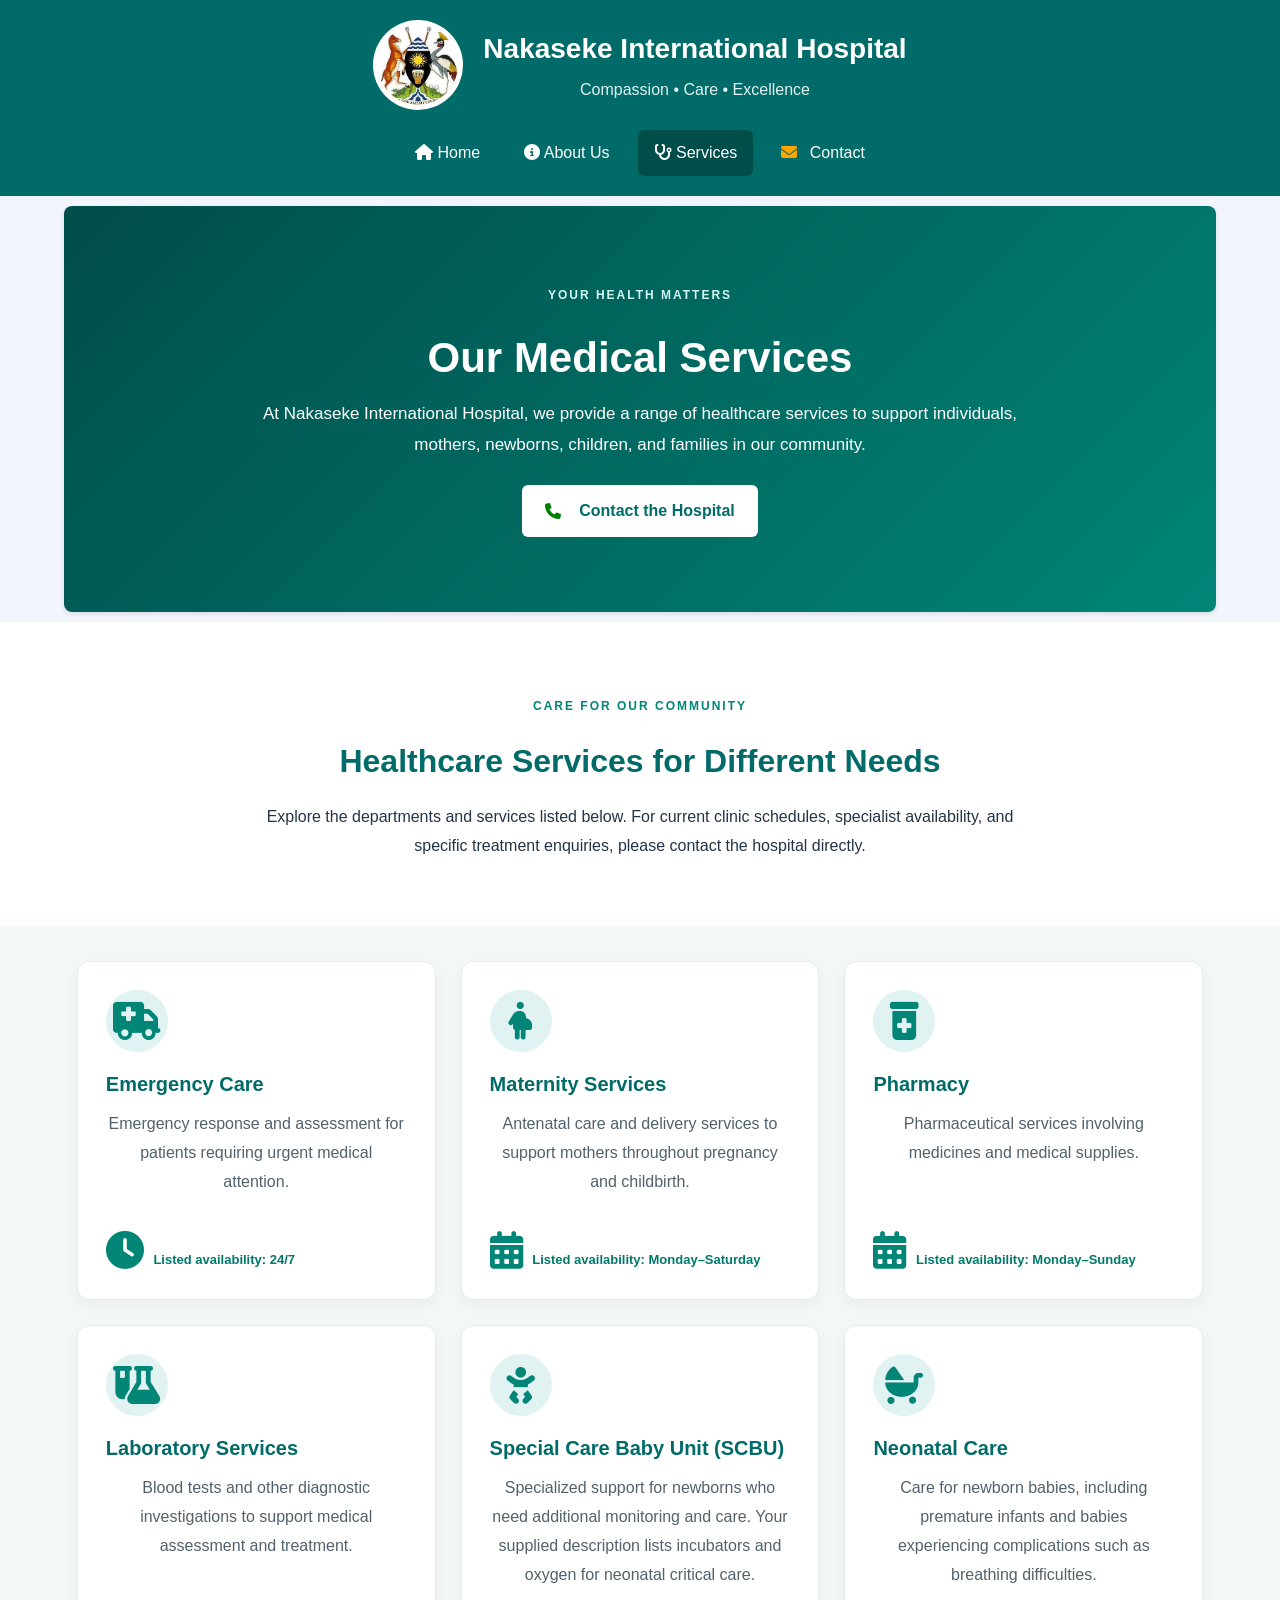
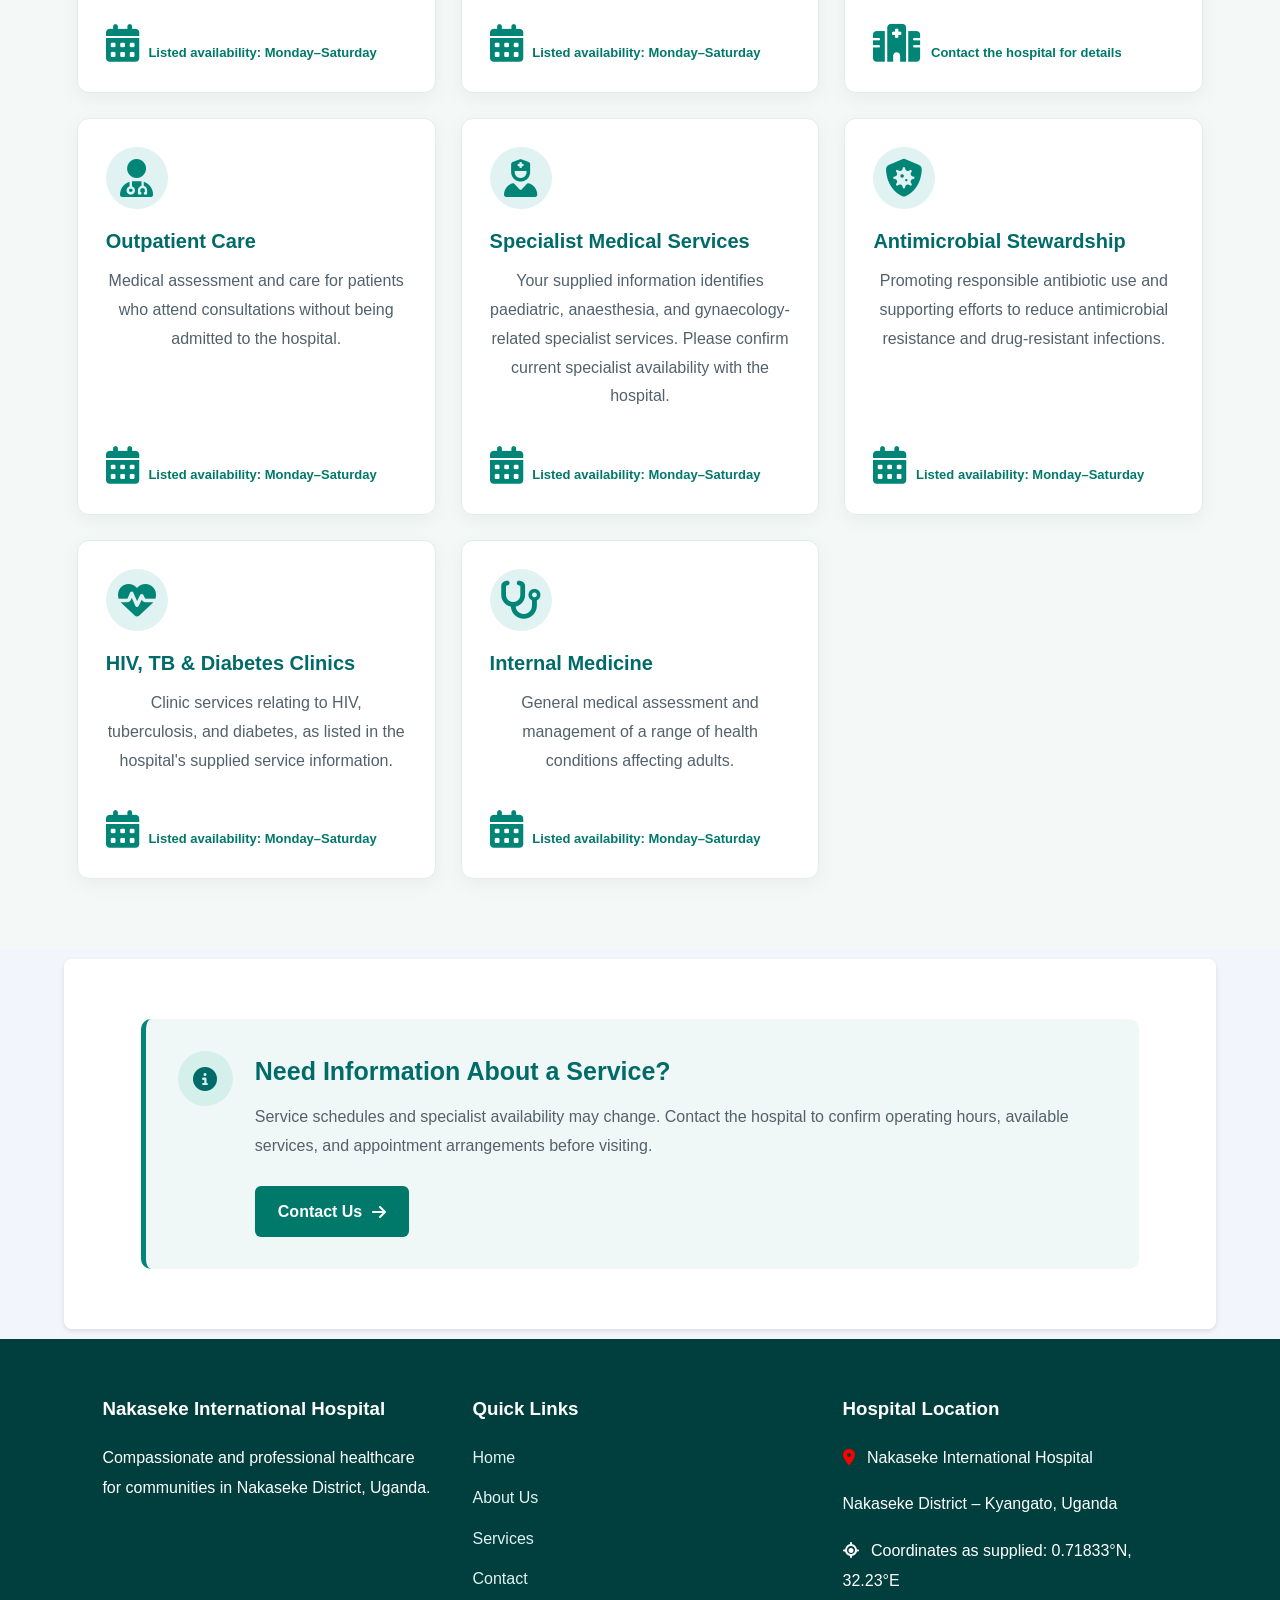
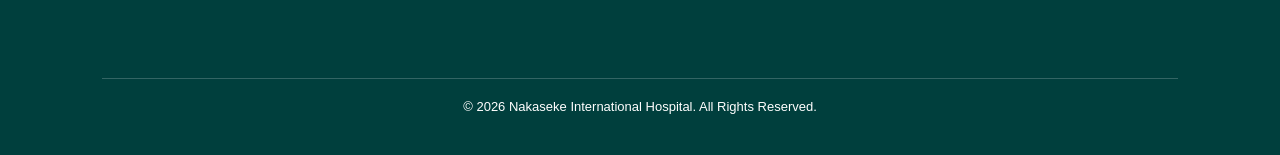
<file: services.html>
<!DOCTYPE html>
<html lang="en">

<head>
    <meta charset="UTF-8">
    <meta name="viewport" content="width=device-width, initial-scale=1.0">

    <meta name="description"
          content="Explore the healthcare services offered by Nakaseke International Hospital in Nakaseke District, Uganda.">

    <title>Our Services | Nakaseke International Hospital</title>

    <link rel="stylesheet" href="style.css">
    <link rel="stylesheet"
          href="https://cdnjs.cloudflare.com/ajax/libs/font-awesome/6.6.0/css/all.min.css">
</head>

<body>

    <!-- HEADER -->
    <header class="site-header">

        <div class="hospital-brand">

            <img
                src="logo.jpg.jpg"
                alt="Nakaseke International Hospital logo"
                class="hospital-logo"
            >

            <div class="hospital-title">
                <h1>Nakaseke International Hospital</h1>
                <p>Compassion • Care • Excellence</p>
            </div>

        </div>

        <nav class="main-nav" aria-label="Main navigation">

            <a href="index.html">
                <i class="fa-solid fa-house"></i> Home
            </a>

            <a href="about.html">
                <i class="fa-solid fa-circle-info"></i> About Us
            </a>

            <a href="services.html" class="active" aria-current="page">
                <i class="fa-solid fa-stethoscope"></i> Services
            </a>

            <a href="contact.html">
                <i class="fa-solid fa-envelope"></i> Contact
            </a>

        </nav>

    </header>


    <main>

        <!-- HERO SECTION -->
        <section class="services-hero">

            <div class="services-hero-content">

                <span class="section-subtitle">YOUR HEALTH MATTERS</span>

                <h2>Our Medical Services</h2>

                <p>
                    At Nakaseke International Hospital, we provide a range
                    of healthcare services to support individuals, mothers,
                    newborns, children, and families in our community.
                </p>

                <a href="contact.html" class="services-hero-button">
                    <i class="fa-solid fa-phone"></i>
                    Contact the Hospital
                </a>

            </div>

        </section>


        <!-- INTRODUCTION -->
        <section class="section services-introduction">

            <div class="section-heading">

                <span class="section-subtitle">CARE FOR OUR COMMUNITY</span>

                <h2>Healthcare Services for Different Needs</h2>

                <p>
                    Explore the departments and services listed below.
                    For current clinic schedules, specialist availability,
                    and specific treatment enquiries, please contact
                    the hospital directly.
                </p>

            </div>

        </section>


        <!-- SERVICES GRID -->
        <section class="section services-list-section">

            <div class="services-grid">

                <!-- EMERGENCY -->
                <article class="service-card">

                    <div class="service-icon">
                        <i class="fa-solid fa-truck-medical"></i>
                    </div>

                    <h3>Emergency Care</h3>

                    <p>
                        Emergency response and assessment for patients
                        requiring urgent medical attention.
                    </p>

                    <span class="service-availability">
                        <i class="fa-solid fa-clock"></i>
                        Listed availability: 24/7
                    </span>

                </article>


                <!-- MATERNITY -->
                <article class="service-card">

                    <div class="service-icon">
                        <i class="fa-solid fa-person-pregnant"></i>
                    </div>

                    <h3>Maternity Services</h3>

                    <p>
                        Antenatal care and delivery services to support
                        mothers throughout pregnancy and childbirth.
                    </p>

                    <span class="service-availability">
                        <i class="fa-solid fa-calendar-days"></i>
                        Listed availability: Monday–Saturday
                    </span>

                </article>


                <!-- PHARMACY -->
                <article class="service-card">

                    <div class="service-icon">
                        <i class="fa-solid fa-prescription-bottle-medical"></i>
                    </div>

                    <h3>Pharmacy</h3>

                    <p>
                        Pharmaceutical services involving medicines
                        and medical supplies.
                    </p>

                    <span class="service-availability">
                        <i class="fa-solid fa-calendar-days"></i>
                        Listed availability: Monday–Sunday
                    </span>

                </article>


                <!-- LABORATORY -->
                <article class="service-card">

                    <div class="service-icon">
                        <i class="fa-solid fa-flask-vial"></i>
                    </div>

                    <h3>Laboratory Services</h3>

                    <p>
                        Blood tests and other diagnostic investigations
                        to support medical assessment and treatment.
                    </p>

                    <span class="service-availability">
                        <i class="fa-solid fa-calendar-days"></i>
                        Listed availability: Monday–Saturday
                    </span>

                </article>


                <!-- SCBU -->
                <article class="service-card">

                    <div class="service-icon">
                        <i class="fa-solid fa-baby"></i>
                    </div>

                    <h3>Special Care Baby Unit (SCBU)</h3>

                    <p>
                        Specialized support for newborns who need
                        additional monitoring and care. Your supplied
                        description lists incubators and oxygen
                        for neonatal critical care.
                    </p>

                    <span class="service-availability">
                        <i class="fa-solid fa-calendar-days"></i>
                        Listed availability: Monday–Saturday
                    </span>

                </article>


                <!-- NEONATAL -->
                <article class="service-card">

                    <div class="service-icon">
                        <i class="fa-solid fa-baby-carriage"></i>
                    </div>

                    <h3>Neonatal Care</h3>

                    <p>
                        Care for newborn babies, including premature
                        infants and babies experiencing complications
                        such as breathing difficulties.
                    </p>

                    <span class="service-availability">
                        <i class="fa-solid fa-hospital"></i>
                        Contact the hospital for details
                    </span>

                </article>


                <!-- OUTPATIENT -->
                <article class="service-card">

                    <div class="service-icon">
                        <i class="fa-solid fa-user-doctor"></i>
                    </div>

                    <h3>Outpatient Care</h3>

                    <p>
                        Medical assessment and care for patients
                        who attend consultations without being
                        admitted to the hospital.
                    </p>

                    <span class="service-availability">
                        <i class="fa-solid fa-calendar-days"></i>
                        Listed availability: Monday–Saturday
                    </span>

                </article>


                <!-- SPECIALIST SERVICES -->
                <article class="service-card">

                    <div class="service-icon">
                        <i class="fa-solid fa-user-nurse"></i>
                    </div>

                    <h3>Specialist Medical Services</h3>

                    <p>
                        Your supplied information identifies paediatric,
                        anaesthesia, and gynaecology-related specialist
                        services. Please confirm current specialist
                        availability with the hospital.
                    </p>

                    <span class="service-availability">
                        <i class="fa-solid fa-calendar-days"></i>
                        Listed availability: Monday–Saturday
                    </span>

                </article>


                <!-- ANTIMICROBIAL STEWARDSHIP -->
                <article class="service-card">

                    <div class="service-icon">
                        <i class="fa-solid fa-shield-virus"></i>
                    </div>

                    <h3>Antimicrobial Stewardship</h3>

                    <p>
                        Promoting responsible antibiotic use and
                        supporting efforts to reduce antimicrobial
                        resistance and drug-resistant infections.
                    </p>

                    <span class="service-availability">
                        <i class="fa-solid fa-calendar-days"></i>
                        Listed availability: Monday–Saturday
                    </span>

                </article>


                <!-- HIV TB DIABETES -->
                <article class="service-card">

                    <div class="service-icon">
                        <i class="fa-solid fa-heart-pulse"></i>
                    </div>

                    <h3>HIV, TB & Diabetes Clinics</h3>

                    <p>
                        Clinic services relating to HIV, tuberculosis,
                        and diabetes, as listed in the hospital's
                        supplied service information.
                    </p>

                    <span class="service-availability">
                        <i class="fa-solid fa-calendar-days"></i>
                        Listed availability: Monday–Saturday
                    </span>

                </article>


                <!-- INTERNAL MEDICINE -->
                <article class="service-card">

                    <div class="service-icon">
                        <i class="fa-solid fa-stethoscope"></i>
                    </div>

                    <h3>Internal Medicine</h3>

                    <p>
                        General medical assessment and management
                        of a range of health conditions affecting
                        adults.
                    </p>

                    <span class="service-availability">
                        <i class="fa-solid fa-calendar-days"></i>
                        Listed availability: Monday–Saturday
                    </span>

                </article>

            </div>

        </section>


        <!-- SERVICE AVAILABILITY NOTICE -->
        <section class="services-notice-section">

            <div class="services-notice">

                <div class="services-notice-icon">
                    <i class="fa-solid fa-circle-info"></i>
                </div>

                <div>
                    <h2>Need Information About a Service?</h2>

                    <p>
                        Service schedules and specialist availability
                        may change. Contact the hospital to confirm
                        operating hours, available services, and
                        appointment arrangements before visiting.
                    </p>

                    <a href="contact.html" class="services-contact-button">
                        Contact Us
                        <i class="fa-solid fa-arrow-right"></i>
                    </a>
                </div>

            </div>

        </section>

    </main>


    <!-- FOOTER -->
    <footer class="site-footer">

        <div class="footer-container">

            <div class="footer-column">

                <h3>Nakaseke International Hospital</h3>

                <p>
                    Compassionate and professional healthcare
                    for communities in Nakaseke District, Uganda.
                </p>

            </div>


            <div class="footer-column">

                <h3>Quick Links</h3>

                <ul>
                    <li><a href="index.html">Home</a></li>
                    <li><a href="about.html">About Us</a></li>
                    <li><a href="services.html">Services</a></li>
                    <li><a href="contact.html">Contact</a></li>
                </ul>

            </div>


            <div class="footer-column">

                <h3>Hospital Location</h3>

                <p>
                    <i class="fa-solid fa-location-dot"></i>
                    Nakaseke International Hospital
                </p>

                <p>Nakaseke District – Kyangato, Uganda</p>

                <p>
                    <i class="fa-solid fa-location-crosshairs"></i>
                    Coordinates as supplied: 0.71833°N, 32.23°E
                </p>

            </div>

        </div>


        <div class="footer-bottom">

            <p>
                &copy; <span id="currentYear"></span>
                Nakaseke International Hospital. All Rights Reserved.
            </p>

        </div>

    </footer>


    <!-- JAVASCRIPT -->
    <script>
        document.getElementById("currentYear").textContent =
            new Date().getFullYear();
    </script>

</body>
</html>
</file>
<file: style.css>
body {
  font-family: Arial, sans-serif;
  margin: 0;
  background-color: #f2f6fc;
  color: #333;
}

header {
  background-color: #0077cc;
  color: white;
  text-align: center;
  padding: 15px;
}

nav {
  margin-top: 10px;
}

nav a {
  color: white;
  text-decoration: none;
  padding: 8px 15px;
  display: inline-block;
}

nav a:hover {
  background-color: #005fa3;
  border-radius: 5px;
}
.logo {
  height: 50px;
  vertical-align: left;
    margin-right: 10px;

}

section {
  padding: 20px;
  margin: 10px auto;
  width: 90%;
  background: white;
  border-radius: 8px;
  box-shadow: 0 2px 5px rgba(0,0,0,0.1);
}

footer {
  background-color: #0077cc;
  color: white;
  text-align: center;
  padding: 10px;
  margin-top: 15px;
}

table {
  width: 100%;
  border-collapse: collapse;
}

th {
  background-color: #0077cc;
  color: white;
}

td, th {
  padding: 10px;
  text-align: left;
}

button {
  background-color: #0077cc;
  color: white;
  padding: 8px 15px;
  border: none;
  border-radius: 4px;
}

button:hover {
  background-color: #005fa3;
}
.photos{
    display: grid;
    grid-template-columns: repeat(auto-fit, minmax(200px, 1fr));
    gap: 15px;
    margin-top: 20px;


}
.photo {
  max-width: 100%;
  height: auto;
  border-radius: 8px;
    box-shadow: 0 2px 5px rgba(0,0,0,0.1);


}
.photo img {
    width: 100%;
    height: auto;
    border-radius: 8px;

}
.photo p {
    text-align: center;
    margin-top: 8px;
    font-size: 14px;
    color: #555;
}

.photo:hover {
    transform: scale(1.05);
    transition: transform 0.3s;

}

img{
    max-width: 100%;
    height: auto;
    border-radius: 8px;
    box-shadow: 0 2px 5px rgba(0,0,0,0.1);

}
.fa-location-dot {
  color: red;
  margin-right: 8px;

}
.fa-phone {
  color: green;
  margin-right: 8px;

}
.fa-envelope {
  color: orange;
  margin-right: 8px;

}
.fa-globe {
  color: blue;
  margin-right: 8px;

}
.contact-info {
  list-style: none;
  padding: 0;
}
.contact-info li {
  margin-bottom: 10px;
  font-size: 16px;
}
/* ==========================================
   NAKASEKE INTERNATIONAL HOSPITAL
   HOMEPAGE ENHANCEMENTS
========================================== */

* {
    box-sizing: border-box;
}

html {
    scroll-behavior: smooth;
}

body {
    margin: 0;
    font-family: Arial, Helvetica, sans-serif;
    color: #243447;
    line-height: 1.6;
}

/* HEADER */

.site-header {
    background: #006b68;
    color: white;
    padding: 20px;
    text-align: center;
}

.hospital-brand {
    display: flex;
    align-items: center;
    justify-content: center;
    gap: 20px;
    flex-wrap: wrap;
}

.hospital-logo {
    width: 90px;
    height: 90px;
    object-fit: contain;
    background: white;
    border-radius: 50%;
    padding: 5px;
}

.hospital-title h1 {
    color: white;
    font-size: 28px;
    margin: 0;
}

.hospital-title p {
    color: #e0f2f1;
    margin: 5px 0 0;
}

.main-nav {
    display: flex;
    justify-content: center;
    flex-wrap: wrap;
    gap: 12px;
    margin-top: 20px;
}

.main-nav a {
    color: white;
    text-decoration: none;
    padding: 10px 16px;
    border-radius: 6px;
    transition: 0.3s;
}

.main-nav a:hover,
.main-nav a.active {
    background: #004d4a;
}

/* GENERAL SECTIONS */

.section {
    padding: 70px 8%;
}

.section-heading {
    text-align: center;
    margin-bottom: 40px;
}

.section-heading h2 {
    font-size: 32px;
    color: #006b68;
    margin: 10px 0;
}

.section-subtitle {
    color: #009688;
    font-size: 13px;
    font-weight: bold;
    letter-spacing: 2px;
}

/* BUTTONS */

.btn {
    display: inline-block;
    padding: 13px 24px;
    border-radius: 6px;
    text-decoration: none;
    font-weight: bold;
    transition: 0.3s;
}

.btn-primary {
    background: #008577;
    color: white;
}

.btn-primary:hover {
    background: #005f55;
}

.btn-secondary {
    background: white;
    color: #006b68;
}

.btn-secondary:hover {
    background: #e0f2f1;
}

.btn-light {
    background: white;
    color: #006b68;
}

/* HERO */

.hero {
    min-height: 480px;
    background: linear-gradient(
        135deg,
        #004d4a,
        #008577
    );

    display: flex;
    align-items: center;
    justify-content: center;
    text-align: center;
    padding: 80px 20px;
    color: white;
}

.hero-content {
    max-width: 850px;
}

.hero-label {
    color: #c8f7ec;
    font-weight: bold;
}

.hero h2 {
    font-size: 46px;
    color: white;
    margin: 20px 0;
}

.hero p {
    font-size: 18px;
    margin-bottom: 30px;
}

.hero-buttons {
    display: flex;
    justify-content: center;
    gap: 15px;
    flex-wrap: wrap;
}

/* ABOUT */

.about-content {
    display: grid;
    grid-template-columns: 1fr 1fr;
    gap: 40px;
    align-items: center;
}

.about-text h3 {
    color: #006b68;
}

.about-image img {
    width: 100%;
    border-radius: 12px;
}

/* SERVICES */

.services-section {
    background: #f4f9f8;
}

.services-grid {
    display: grid;
    grid-template-columns: repeat(3, 1fr);
    gap: 25px;
}

.service-card {
    background: white;
    padding: 35px 25px;
    border-radius: 12px;
    text-align: center;
    box-shadow: 0 5px 20px rgba(0,0,0,0.06);
    transition: 0.3s;
}

.service-card:hover {
    transform: translateY(-6px);
}

.service-card i {
    font-size: 38px;
    color: #008577;
}

.service-card h3 {
    color: #006b68;
}

.section-action {
    text-align: center;
    margin-top: 35px;
}

/* FACILITIES */

.photos {
    display: grid;
    grid-template-columns: repeat(3, 1fr);
    gap: 25px;
}

.photo {
    background: white;
    border-radius: 12px;
    overflow: hidden;
    box-shadow: 0 5px 20px rgba(0,0,0,0.08);
}

.photo img {
    width: 100%;
    height: 220px;
    object-fit: cover;
    display: block;
}

.photo h3 {
    color: #006b68;
    padding: 0 20px;
}

.photo p {
    padding: 0 20px 20px;
}

/* WHY CHOOSE US */

.why-choose-us {
    background: #f4f9f8;
}

.features-grid {
    display: grid;
    grid-template-columns: repeat(4, 1fr);
    gap: 20px;
}

.feature-card {
    text-align: center;
    background: white;
    padding: 30px 20px;
    border-radius: 12px;
}

.feature-card i {
    font-size: 35px;
    color: #008577;
}

.feature-card h3 {
    color: #006b68;
}

/* APPOINTMENTS */

.appointment-section {
    background: #006b68;
    color: white;
    text-align: center;
    padding: 70px 20px;
}

.appointment-content {
    max-width: 750px;
    margin: auto;
}

.appointment-section h2 {
    color: white;
    font-size: 34px;
}

/* EMERGENCY */

.emergency-box {
    display: flex;
    align-items: center;
    gap: 30px;
    background: #fff4ed;
    border-left: 6px solid #e76f32;
    padding: 35px;
    border-radius: 10px;
}

.emergency-icon {
    font-size: 45px;
    color: #e76f32;
}

.emergency-text {
    flex: 1;
}

/* LOCATION */

.location-section {
    background: #f4f9f8;
}

.location-content {
    display: grid;
    grid-template-columns: 1fr 1fr;
    gap: 40px;
    align-items: center;
}

.location-info h3 {
    color: #006b68;
}

.location-map iframe {
    border-radius: 12px;
}

.map-note {
    font-size: 12px;
    color: #5f6b73;
}

/* FOOTER */

.site-footer {
    background: #003f3d;
    color: white;
    padding: 55px 8% 20px;
}

.footer-container {
    display: grid;
    grid-template-columns: repeat(4, 1fr);
    gap: 30px;
}

.footer-column h3 {
    color: white;
}

.footer-column ul {
    list-style: none;
    padding: 0;
}

.footer-column li {
    margin-bottom: 10px;
}

.footer-column a {
    color: #d5efeb;
    text-decoration: none;
}

.footer-column a:hover {
    color: white;
}

.footer-bottom {
    text-align: center;
    border-top: 1px solid rgba(255,255,255,0.2);
    margin-top: 35px;
    padding-top: 20px;
}

/* TABLETS */

@media (max-width: 992px) {

    .services-grid,
    .photos {
        grid-template-columns: repeat(2, 1fr);
    }

    .features-grid,
    .footer-container {
        grid-template-columns: repeat(2, 1fr);
    }

}

/* MOBILE */

@media (max-width: 768px) {

    .section {
        padding: 45px 5%;
    }

    .hospital-brand {
        flex-direction: column;
        gap: 10px;
    }

    .hospital-title h1 {
        font-size: 22px;
    }

    .hero h2 {
        font-size: 32px;
    }

    .hero p {
        font-size: 16px;
    }

    .about-content,
    .services-grid,
    .photos,
    .features-grid,
    .location-content,
    .footer-container {
        grid-template-columns: 1fr;
    }

    .emergency-box {
        flex-direction: column;
        text-align: center;
    }

    .section-heading h2 {
        font-size: 26px;
    }

    .main-nav {
        gap: 5px;
    }

    .main-nav a {
        font-size: 13px;
        padding: 9px;
    }

}
/* ==========================================
   NAKASEKE INTERNATIONAL HOSPITAL
   ABOUT US PAGE
========================================== */

/* ABOUT HERO */

.about-hero {
    background: linear-gradient(
        135deg,
        #004d4a,
        #008577
    );

    color: white;
    text-align: center;
    padding: 85px 20px;
}

.about-hero-content {
    max-width: 850px;
    margin: auto;
}

.about-hero h2 {
    color: white;
    font-size: 42px;
    margin: 15px 0;
}

.about-hero p {
    font-size: 18px;
    margin-bottom: 30px;
}

/* HOSPITAL HISTORY */

.hospital-history {
    background: #f4f9f8;
}

.history-container {
    max-width: 1050px;
    margin: auto;
}

.history-intro {
    text-align: center;
    margin-bottom: 45px;
}

.history-intro h3 {
    color: #006b68;
}

.history-note {
    font-size: 13px;
    color: #687782;
    font-style: italic;
}

.history-timeline {
    position: relative;
    border-left: 3px solid #008577;
    padding-left: 35px;
    margin-left: 20px;
}

.timeline-item {
    position: relative;
    margin-bottom: 35px;
}

.timeline-icon {
    position: absolute;
    left: -60px;
    top: 10px;
    width: 48px;
    height: 48px;
    background: #008577;
    color: white;
    border-radius: 50%;
    display: flex;
    align-items: center;
    justify-content: center;
    font-size: 19px;
}

.timeline-content {
    background: white;
    padding: 25px;
    border-radius: 12px;
    box-shadow: 0 5px 20px rgba(0,0,0,0.06);
}

.timeline-date {
    color: #008577;
    font-weight: bold;
    font-size: 14px;
}

.timeline-content h3 {
    color: #006b68;
    margin-top: 10px;
}

/* MISSION AND VISION */

.mission-vision-section {
    background: white;
}

.mission-vision-grid {
    display: grid;
    grid-template-columns: repeat(2, 1fr);
    gap: 30px;
}

.mission-card,
.vision-card {
    background: #f4f9f8;
    padding: 40px;
    border-radius: 12px;
    text-align: center;
    border-top: 5px solid #008577;
}

.mission-icon {
    font-size: 40px;
    color: #008577;
}

.mission-card h3,
.vision-card h3 {
    color: #006b68;
    font-size: 25px;
}

/* CORE VALUES */

.values-section {
    background: #f4f9f8;
}

.values-grid {
    display: grid;
    grid-template-columns: repeat(4, 1fr);
    gap: 25px;
}

.value-card {
    background: white;
    text-align: center;
    padding: 35px 20px;
    border-radius: 12px;
    box-shadow: 0 5px 15px rgba(0,0,0,0.05);
    transition: 0.3s;
}

.value-card:hover {
    transform: translateY(-5px);
}

.value-card i {
    font-size: 38px;
    color: #008577;
}

.value-card h3 {
    color: #006b68;
}

/* HEALTHCARE TEAM */

.team-section {
    background: white;
}

.team-content {
    display: grid;
    grid-template-columns: 1fr 1fr;
    gap: 40px;
    align-items: center;
}

.team-image img {
    width: 100%;
    border-radius: 12px;
}

.team-description h3 {
    color: #006b68;
    font-size: 27px;
}

/* COMMITMENT */

.commitment-section {
    background: #f4f9f8;
}

.commitment-grid {
    display: grid;
    grid-template-columns: repeat(3, 1fr);
    gap: 25px;
}

.commitment-card {
    background: white;
    padding: 35px 25px;
    text-align: center;
    border-radius: 12px;
}

.commitment-card i {
    color: #008577;
    font-size: 36px;
}

.commitment-card h3 {
    color: #006b68;
}

/* TABLETS */

@media (max-width: 992px) {

    .values-grid {
        grid-template-columns: repeat(2, 1fr);
    }

    .commitment-grid {
        grid-template-columns: repeat(2, 1fr);
    }

}

/* MOBILE */

@media (max-width: 768px) {

    .about-hero {
        padding: 60px 20px;
    }

    .about-hero h2 {
        font-size: 30px;
    }

    .mission-vision-grid,
    .values-grid,
    .team-content,
    .commitment-grid {
        grid-template-columns: 1fr;
    }

    .history-timeline {
        margin-left: 15px;
        padding-left: 25px;
    }

    .timeline-icon {
        left: -50px;
        width: 42px;
        height: 42px;
    }

    .mission-card,
    .vision-card {
        padding: 25px;
    }

}
/* ==========================================
   GLOBAL LAYOUT FIXES
   NAKASEKE INTERNATIONAL HOSPITAL
========================================== */

/* Prevent old section styles from interfering
   with the redesigned pages */

section.section,
section.hero,
section.about-hero,
section.appointment-section {
    width: 100%;
    max-width: none;
    margin: 0;
    border-radius: 0;
    box-shadow: none;
}

/* Preserve intended section backgrounds */

section.hero {
    background: linear-gradient(135deg, #004d4a, #008577);
}

section.about-hero {
    background: linear-gradient(135deg, #004d4a, #008577);
}

section.appointment-section {
    background: #006b68;
}

section.services-section,
section.why-choose-us,
section.location-section,
section.hospital-history,
section.values-section,
section.commitment-section {
    background: #f4f9f8;
}

/* Consistent header */

header.site-header {
    background: #006b68;
    color: white;
    padding: 20px;
    text-align: center;
}

/* Fix logo appearance */

.site-header .hospital-logo {
    width: 90px;
    height: 90px;
    object-fit: contain;
    background: white;
    padding: 5px;
    border-radius: 50%;
    box-shadow: none;
}

/* Consistent navigation */

.site-header .main-nav {
    display: flex;
    justify-content: center;
    flex-wrap: wrap;
    gap: 12px;
    margin-top: 20px;
}

.site-header .main-nav a {
    color: white;
    text-decoration: none;
    padding: 10px 16px;
    border-radius: 6px;
}

.site-header .main-nav a:hover,
.site-header .main-nav a.active {
    background: #004d4a;
}

/* Footer consistency */

footer.site-footer {
    background: #003f3d;
    color: white;
    margin-top: 0;
    text-align: left;
    padding: 55px 8% 20px;
}

.site-footer .footer-bottom {
    text-align: center;
}

/* Responsive layout */

@media (max-width: 768px) {

    .site-header .hospital-brand {
        flex-direction: column;
        gap: 10px;
    }

    .site-header .hospital-logo {
        width: 75px;
        height: 75px;
    }

    .site-header .hospital-title h1 {
        font-size: 22px;
    }

    .site-header .main-nav {
        gap: 5px;
    }

    .site-header .main-nav a {
        padding: 8px 10px;
        font-size: 13px;
    }

    section.section {
        padding: 45px 5%;
    }

}
/* ==========================================
   CONTACT PAGE
========================================== */

.contact-hero {
    background: linear-gradient(135deg, #004d4a, #008577);
    color: white;
    text-align: center;
    padding: 75px 20px;
}

.contact-hero-content {
    max-width: 850px;
    margin: auto;
}

.contact-hero h2 {
    color: white;
    font-size: 40px;
    margin: 15px 0;
}

.contact-hero p {
    font-size: 18px;
    max-width: 750px;
    margin: auto;
}

/* CONTACT CARDS */

.contact-information {
    background: #f4f9f8;
}

.contact-cards {
    display: grid;
    grid-template-columns: repeat(4, minmax(0, 1fr));
    gap: 22px;
}

.contact-card {
    background: white;
    padding: 28px 20px;
    border-radius: 12px;
    text-align: center;
    box-shadow: 0 5px 20px rgba(0, 0, 0, 0.06);
    overflow-wrap: anywhere;
}

.contact-icon {
    width: 65px;
    height: 65px;
    background: #e0f2f1;
    color: #008577;
    border-radius: 50%;
    display: flex;
    align-items: center;
    justify-content: center;
    font-size: 25px;
    margin: 0 auto 18px;
}

.contact-card h3 {
    color: #006b68;
}

.contact-card p {
    font-size: 14px;
}

.contact-card a {
    display: block;
    color: #00796b;
    margin-top: 10px;
    text-decoration: none;
    font-weight: bold;
}

.contact-card a:hover {
    text-decoration: underline;
}

.contact-small {
    color: #65727c;
    font-size: 12px !important;
}

/* CONTACT FORM LAYOUT */

.contact-form-section {
    background: white;
}

.contact-form-layout {
    display: grid;
    grid-template-columns: 0.9fr 1.1fr;
    gap: 45px;
    align-items: start;
}

.contact-form-description h2 {
    color: #006b68;
    font-size: 32px;
}

.contact-promise {
    display: flex;
    gap: 16px;
    margin-top: 28px;
    align-items: flex-start;
}

.contact-promise > i {
    color: #008577;
    font-size: 25px;
    margin-top: 5px;
}

.contact-promise h3 {
    color: #006b68;
    margin-top: 0;
}

/* FORM */

.contact-form-container {
    background: #f4f9f8;
    padding: 32px;
    border-radius: 12px;
    box-shadow: 0 5px 20px rgba(0, 0, 0, 0.06);
}

.form-group {
    margin-bottom: 20px;
}

.form-group label {
    display: block;
    font-weight: bold;
    margin-bottom: 8px;
    color: #243447;
}

.form-group input,
.form-group select,
.form-group textarea {
    display: block;
    width: 100%;
    padding: 13px 14px;
    border: 1px solid #cbd8d7;
    border-radius: 6px;
    font-family: inherit;
    font-size: 15px;
    color: #243447;
    background: white;
}

.form-group textarea {
    resize: vertical;
}

.form-group input:focus,
.form-group select:focus,
.form-group textarea:focus {
    outline: 2px solid #008577;
    outline-offset: 2px;
    border-color: #008577;
}

.contact-form-container button {
    border: none;
    cursor: pointer;
    font-size: 15px;
    font-family: inherit;
    width: 100%;
}

.form-message {
    color: #006b68;
    font-weight: bold;
    overflow-wrap: anywhere;
}

.form-disclaimer {
    color: #687782;
    font-size: 12px;
}

/* MAP */

.contact-location {
    background: #f4f9f8;
}

.contact-map {
    max-width: 1100px;
    margin: auto;
}

.contact-map iframe {
    display: block;
    border-radius: 12px;
    background: white;
}

/* TABLETS */

@media (max-width: 1000px) {

    .contact-cards {
        grid-template-columns: repeat(2, minmax(0, 1fr));
    }

    .contact-form-layout {
        grid-template-columns: 1fr;
    }

}

/* MOBILE */

@media (max-width: 600px) {

    .contact-hero {
        padding: 55px 20px;
    }

    .contact-hero h2 {
        font-size: 29px;
    }

    .contact-hero p {
        font-size: 16px;
    }

    .contact-cards {
        grid-template-columns: 1fr;
    }

    .contact-form-container {
        padding: 22px 16px;
    }

    .contact-form-description h2 {
        font-size: 26px;
    }

    .contact-map iframe {
        height: 280px;
    }

}
/* =========================================
   CONTACT PAGE
========================================= */

.contact-hero {
    background: linear-gradient(135deg, #004d4a, #008577);
    color: #fff;
    text-align: center;
    padding: 75px 20px;
}

.contact-hero-content {
    max-width: 850px;
    margin: 0 auto;
}

.contact-hero h2 {
    color: #fff;
    font-size: 40px;
    line-height: 1.25;
    margin: 15px 0;
}

.contact-hero p {
    max-width: 750px;
    margin: 0 auto;
    font-size: 17px;
    line-height: 1.8;
}

.section-subtitle {
    display: inline-block;
    color: #008577;
    font-size: 12px;
    font-weight: 700;
    letter-spacing: 2px;
    margin-bottom: 12px;
}

.contact-hero .section-subtitle {
    color: #d1faf4;
}

.contact-information,
.contact-location {
    background: #f4f9f8;
}

.section {
    padding: 70px 6%;
}

.section-heading {
    max-width: 750px;
    margin: 0 auto 40px;
    text-align: center;
}

.section-heading h2 {
    color: #006b68;
    font-size: 32px;
    margin: 8px 0 15px;
}

.section-heading p {
    line-height: 1.8;
}

/* CONTACT CARDS */

.contact-cards {
    display: grid;
    grid-template-columns: repeat(4, minmax(0, 1fr));
    gap: 22px;
    max-width: 1250px;
    margin: 0 auto;
}

.contact-card {
    background: #fff;
    padding: 28px 20px;
    border-radius: 12px;
    text-align: center;
    box-shadow: 0 5px 20px rgba(0, 0, 0, 0.06);
    overflow-wrap: anywhere;
    transition: transform 0.2s ease, box-shadow 0.2s ease;
}

.contact-card:hover {
    transform: translateY(-4px);
    box-shadow: 0 10px 25px rgba(0, 0, 0, 0.09);
}

.contact-icon {
    width: 65px;
    height: 65px;
    background: #e0f2f1;
    color: #008577;
    border-radius: 50%;
    display: flex;
    align-items: center;
    justify-content: center;
    font-size: 25px;
    margin: 0 auto 18px;
}

.contact-card h3 {
    color: #006b68;
    margin: 12px 0;
}

.contact-card p {
    font-size: 14px;
    line-height: 1.7;
}

.contact-card a {
    display: block;
    color: #00796b;
    margin-top: 12px;
    text-decoration: none;
    font-weight: 600;
}

.contact-card a:hover {
    text-decoration: underline;
}

.contact-small {
    color: #65727c;
    font-size: 12px !important;
}

/* FORM LAYOUT */

.contact-form-section {
    background: #fff;
}

.contact-form-layout {
    display: grid;
    grid-template-columns: 0.9fr 1.1fr;
    gap: 45px;
    align-items: start;
    max-width: 1200px;
    margin: 0 auto;
}

.contact-form-description h2 {
    color: #006b68;
    font-size: 32px;
    line-height: 1.3;
}

.contact-form-description > p {
    line-height: 1.9;
}

.contact-promise {
    display: flex;
    gap: 16px;
    margin-top: 28px;
    align-items: flex-start;
}

.contact-promise > i {
    color: #008577;
    font-size: 25px;
    margin-top: 5px;
}

.contact-promise h3 {
    color: #006b68;
    margin: 0 0 8px;
}

.contact-promise p {
    line-height: 1.7;
    margin-top: 0;
}

/* FORM FIELDS */

.contact-form-container {
    background: #f4f9f8;
    padding: 32px;
    border-radius: 12px;
    box-shadow: 0 5px 20px rgba(0, 0, 0, 0.06);
}

.contact-form-container .form-group {
    margin-bottom: 20px;
}

.contact-form-container .form-group label {
    display: block;
    font-weight: 600;
    margin-bottom: 8px;
    color: #243447;
}

.contact-form-container .form-group input,
.contact-form-container .form-group select,
.contact-form-container .form-group textarea {
    display: block;
    box-sizing: border-box;
    width: 100%;
    padding: 13px 14px;
    border: 1px solid #cbd8d7;
    border-radius: 6px;
    font-family: inherit;
    font-size: 15px;
    color: #243447;
    background: #fff;
}

.contact-form-container .form-group textarea {
    resize: vertical;
    min-height: 140px;
}

.contact-form-container .form-group input:focus,
.contact-form-container .form-group select:focus,
.contact-form-container .form-group textarea:focus {
    outline: 2px solid #008577;
    outline-offset: 2px;
    border-color: #008577;
}

.contact-form-container button {
    box-sizing: border-box;
    width: 100%;
    border: none;
    cursor: pointer;
    font-family: inherit;
    font-size: 15px;
    padding: 14px 18px;
}

.form-message {
    color: #006b68;
    font-weight: 600;
    line-height: 1.6;
    overflow-wrap: anywhere;
}

.form-disclaimer {
    color: #687782;
    font-size: 12px;
    line-height: 1.7;
}

/* LOCATION MAP */

.contact-map {
    max-width: 1100px;
    margin: 0 auto;
    overflow: hidden;
    border-radius: 12px;
    box-shadow: 0 5px 20px rgba(0, 0, 0, 0.08);
}

.contact-map iframe {
    display: block;
    width: 100%;
    border: 0;
}

/* FOOTER */

.site-footer {
    background: #003f3d;
    color: #fff;
    padding: 45px 6% 0;
}

.footer-container {
    display: grid;
    grid-template-columns: repeat(3, minmax(0, 1fr));
    gap: 35px;
    max-width: 1200px;
    margin: 0 auto;
    padding-bottom: 30px;
}

.footer-column h3 {
    color: #fff;
    margin-top: 0;
}

.footer-column p,
.footer-column li {
    line-height: 1.9;
}

.footer-column ul {
    list-style: none;
    padding: 0;
    margin: 0;
}

.footer-column a {
    color: #e0f2f1;
    text-decoration: none;
    overflow-wrap: anywhere;
}

.footer-column a:hover {
    text-decoration: underline;
}

.footer-column i {
    margin-right: 8px;
}

.footer-bottom {
    border-top: 1px solid rgba(255, 255, 255, 0.2);
    padding: 18px 0;
    text-align: center;
}

.footer-bottom p {
    margin: 0;
    font-size: 13px;
}

/* TABLETS */

@media (max-width: 1000px) {
    .contact-cards {
        grid-template-columns: repeat(2, minmax(0, 1fr));
    }

    .contact-form-layout {
        grid-template-columns: 1fr;
    }

    .footer-container {
        grid-template-columns: repeat(2, minmax(0, 1fr));
    }
}

/* MOBILE */

@media (max-width: 600px) {
    .section {
        padding: 48px 5%;
    }

    .contact-hero {
        padding: 55px 20px;
    }

    .contact-hero h2 {
        font-size: 29px;
    }

    .contact-hero p {
        font-size: 15px;
    }

    .section-heading h2,
    .contact-form-description h2 {
        font-size: 26px;
    }

    .contact-cards,
    .footer-container {
        grid-template-columns: 1fr;
    }

    .contact-form-container {
        padding: 22px 16px;
    }

    .contact-map iframe {
        height: 280px;
    }
}
/* =========================================
   SERVICES PAGE
========================================= */

.services-hero {
    background: linear-gradient(135deg, #004d4a, #008577);
    color: #fff;
    text-align: center;
    padding: 75px 20px;
}

.services-hero-content {
    max-width: 850px;
    margin: 0 auto;
}

.services-hero .section-subtitle {
    color: #d1faf4;
}

.services-hero h2 {
    color: #fff;
    font-size: 42px;
    line-height: 1.25;
    margin: 15px 0;
}

.services-hero p {
    max-width: 760px;
    margin: 0 auto;
    font-size: 17px;
    line-height: 1.8;
}

.services-hero-button,
.services-contact-button {
    display: inline-flex;
    align-items: center;
    justify-content: center;
    gap: 10px;
    margin-top: 25px;
    padding: 13px 23px;
    border-radius: 6px;
    background: #fff;
    color: #006b68;
    text-decoration: none;
    font-weight: 700;
    transition: background 0.2s ease, transform 0.2s ease;
}

.services-hero-button:hover,
.services-contact-button:hover {
    background: #e0f2f1;
    transform: translateY(-2px);
}

.services-introduction {
    padding-bottom: 25px;
    background: #fff;
}

.services-list-section {
    padding-top: 35px;
    background: #f4f9f8;
}

.services-grid {
    display: grid;
    grid-template-columns: repeat(3, minmax(0, 1fr));
    gap: 25px;
    max-width: 1250px;
    margin: 0 auto;
}

.service-card {
    display: flex;
    flex-direction: column;
    align-items: flex-start;
    background: #fff;
    padding: 28px;
    border-radius: 12px;
    border: 1px solid #e2eeec;
    box-shadow: 0 5px 20px rgba(0, 0, 0, 0.05);
    transition: transform 0.2s ease, box-shadow 0.2s ease;
}

.service-card:hover {
    transform: translateY(-4px);
    box-shadow: 0 10px 25px rgba(0, 0, 0, 0.09);
}

.service-icon {
    display: flex;
    align-items: center;
    justify-content: center;
    width: 62px;
    height: 62px;
    margin-bottom: 18px;
    border-radius: 50%;
    background: #e0f2f1;
    color: #008577;
    font-size: 25px;
}

.service-card h3 {
    color: #006b68;
    font-size: 20px;
    line-height: 1.4;
    margin: 0 0 12px;
}

.service-card p {
    color: #52616b;
    line-height: 1.8;
    margin: 0 0 20px;
}

.service-availability {
    display: block;
    margin-top: auto;
    padding-top: 15px;
    color: #00796b;
    font-size: 13px;
    line-height: 1.6;
    font-weight: 600;
}

.service-availability i {
    margin-right: 6px;
}

/* SERVICE INFORMATION NOTICE */

.services-notice-section {
    padding: 60px 6%;
    background: #fff;
}

.services-notice {
    display: flex;
    align-items: flex-start;
    gap: 22px;
    max-width: 1050px;
    margin: 0 auto;
    padding: 32px;
    border-left: 5px solid #008577;
    border-radius: 10px;
    background: #f0f8f7;
}

.services-notice-icon {
    display: flex;
    align-items: center;
    justify-content: center;
    flex-shrink: 0;
    width: 55px;
    height: 55px;
    border-radius: 50%;
    background: #d5efeb;
    color: #006b68;
    font-size: 24px;
}

.services-notice h2 {
    margin: 0 0 12px;
    color: #006b68;
    font-size: 25px;
}

.services-notice p {
    color: #52616b;
    line-height: 1.8;
    margin: 0;
}

.services-contact-button {
    background: #00796b;
    color: #fff;
}

.services-contact-button:hover {
    background: #005f56;
}

/* TABLETS */

@media (max-width: 1000px) {
    .services-grid {
        grid-template-columns: repeat(2, minmax(0, 1fr));
    }

    .services-hero h2 {
        font-size: 35px;
    }
}

/* MOBILE */

@media (max-width: 600px) {
    .services-hero {
        padding: 55px 20px;
    }

    .services-hero h2 {
        font-size: 29px;
    }

    .services-hero p {
        font-size: 15px;
    }

    .services-grid {
        grid-template-columns: 1fr;
    }

    .service-card {
        padding: 24px;
    }

    .services-notice-section {
        padding: 40px 5%;
    }

    .services-notice {
        flex-direction: column;
        padding: 24px 20px;
    }

    .services-notice h2 {
        font-size: 22px;
    }
}
</file>
